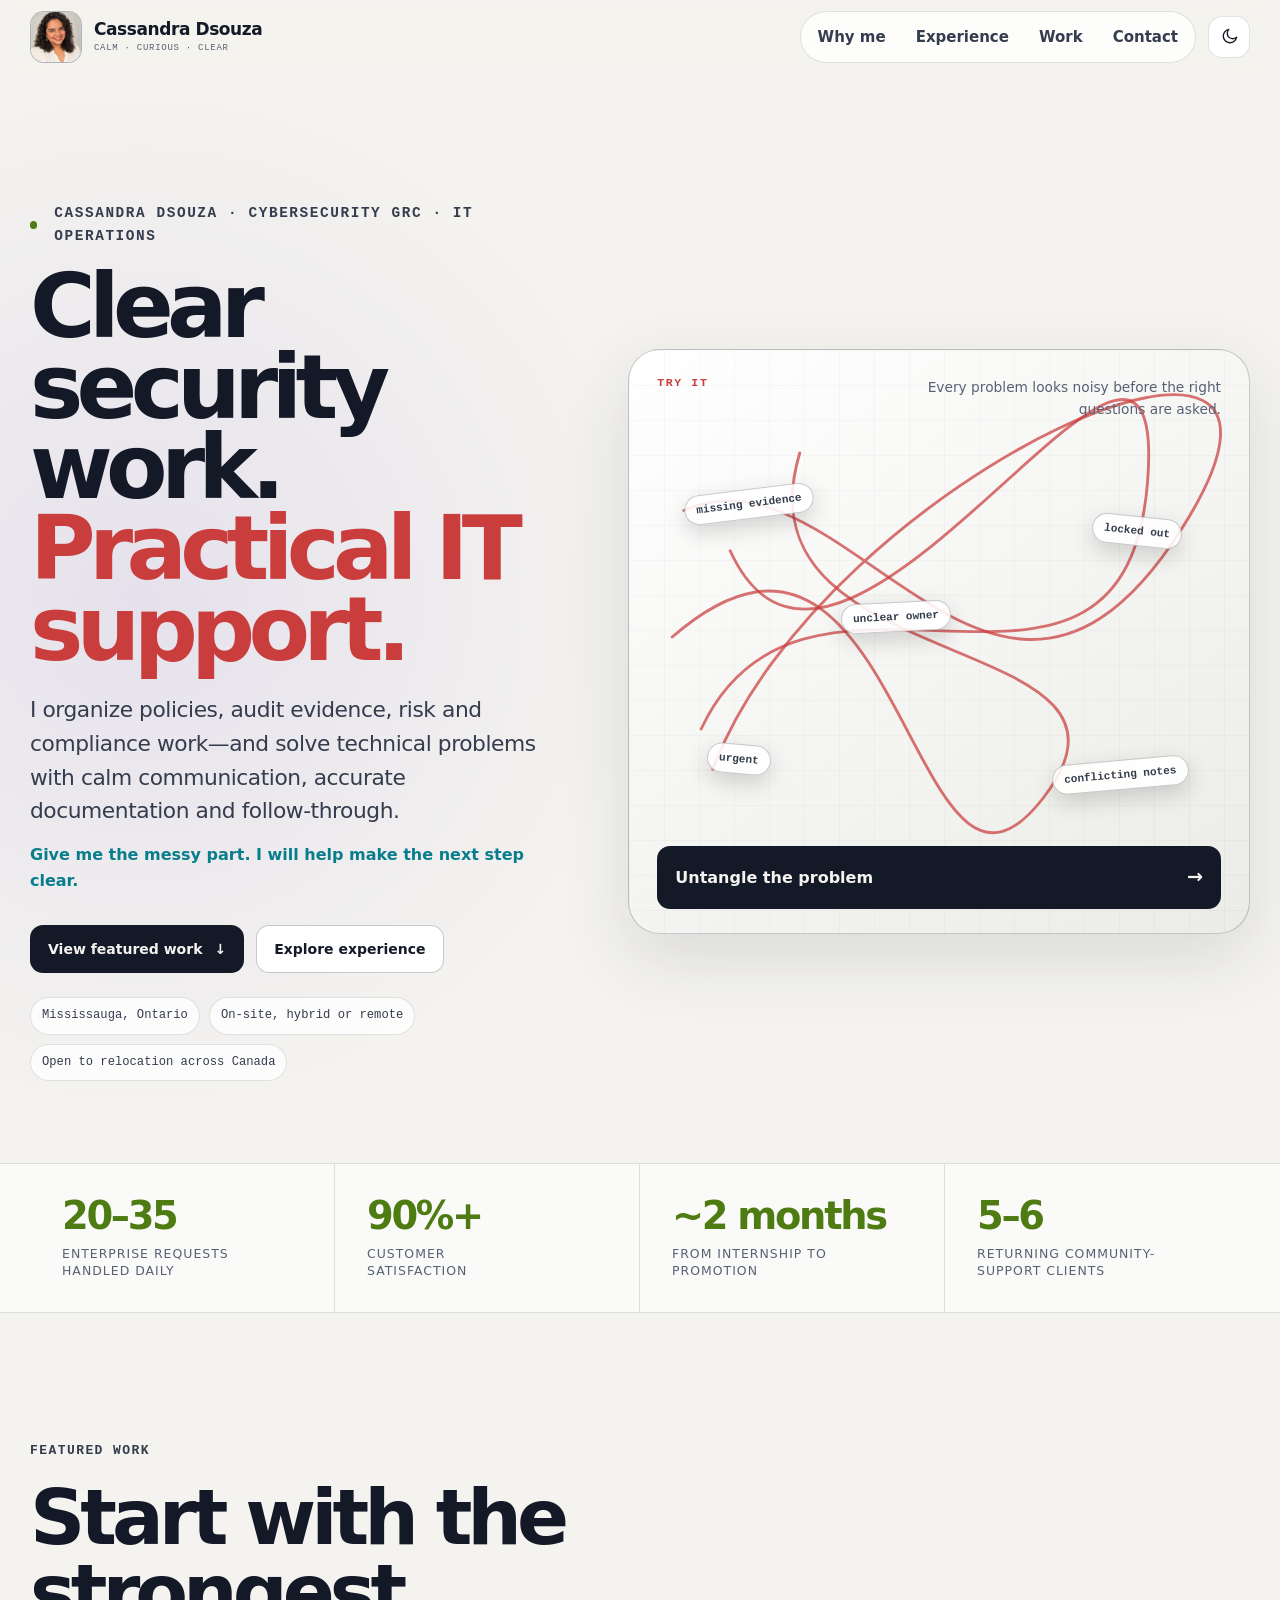
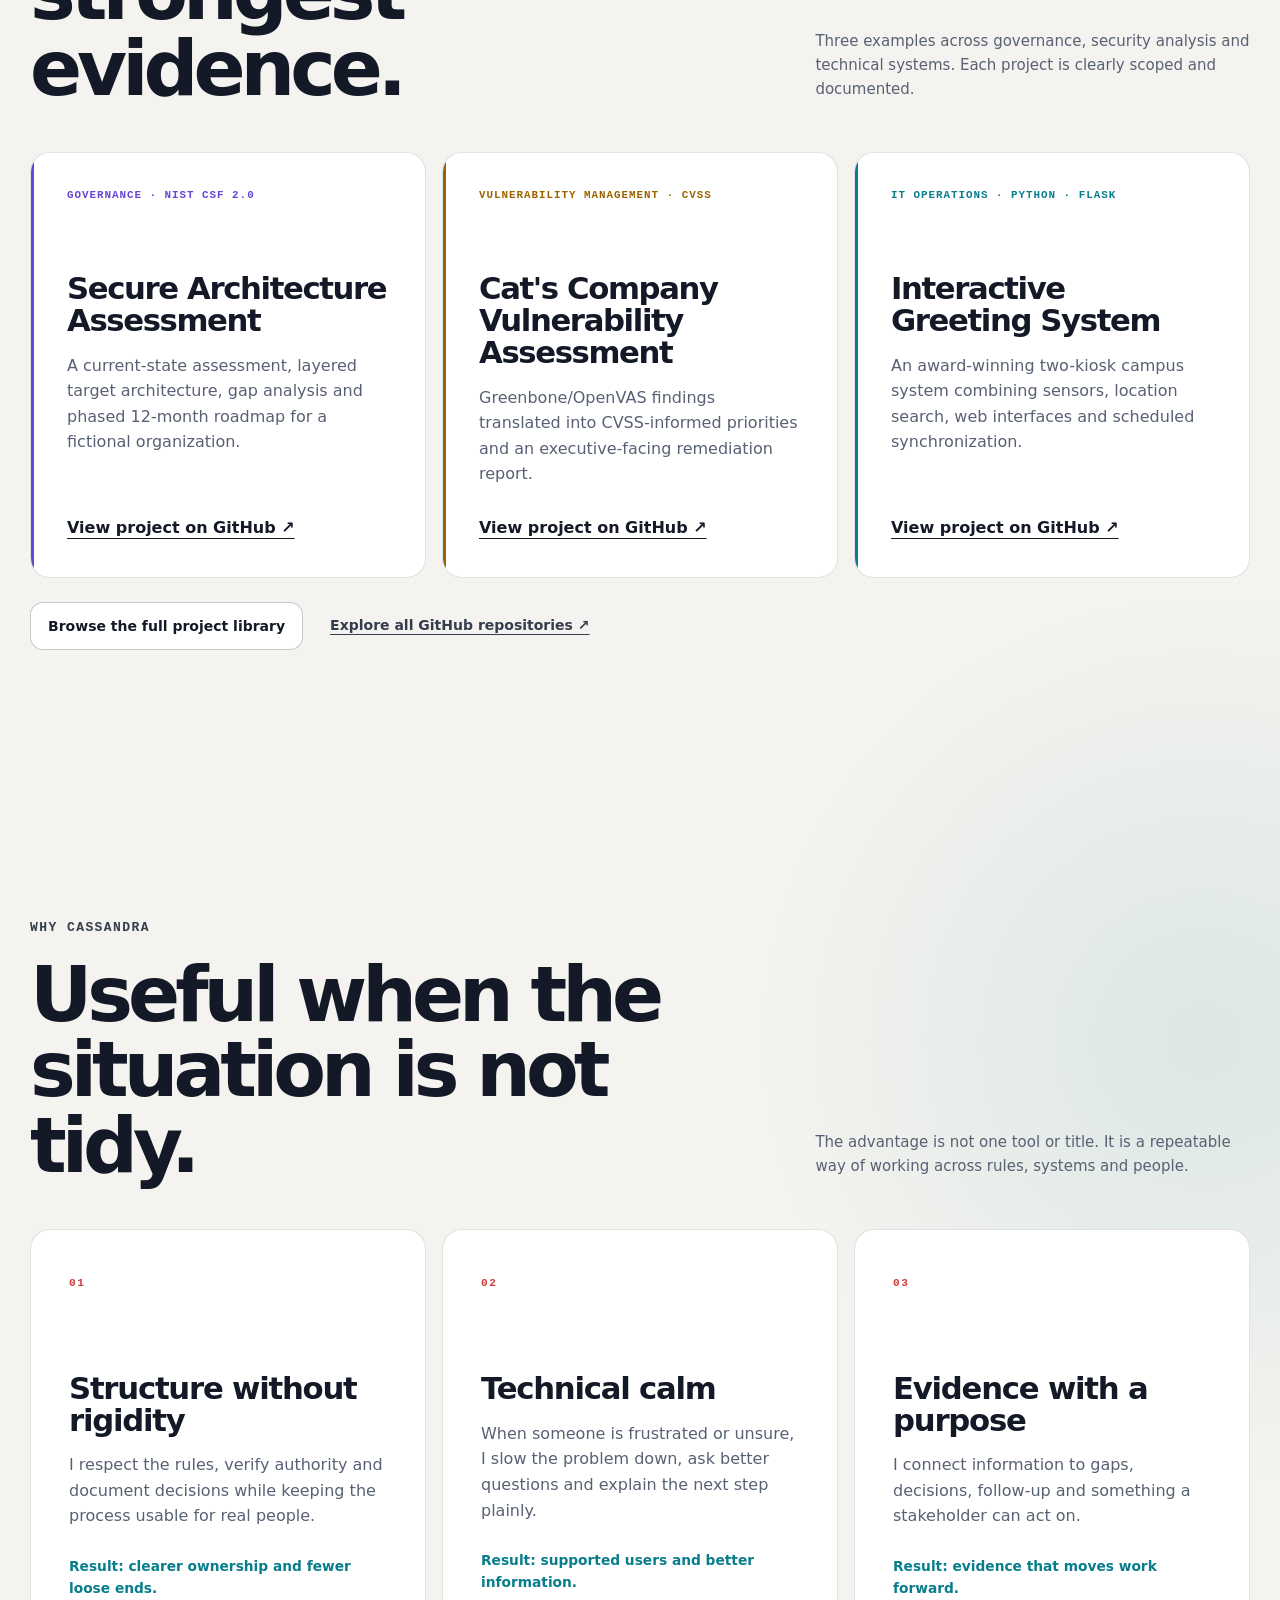
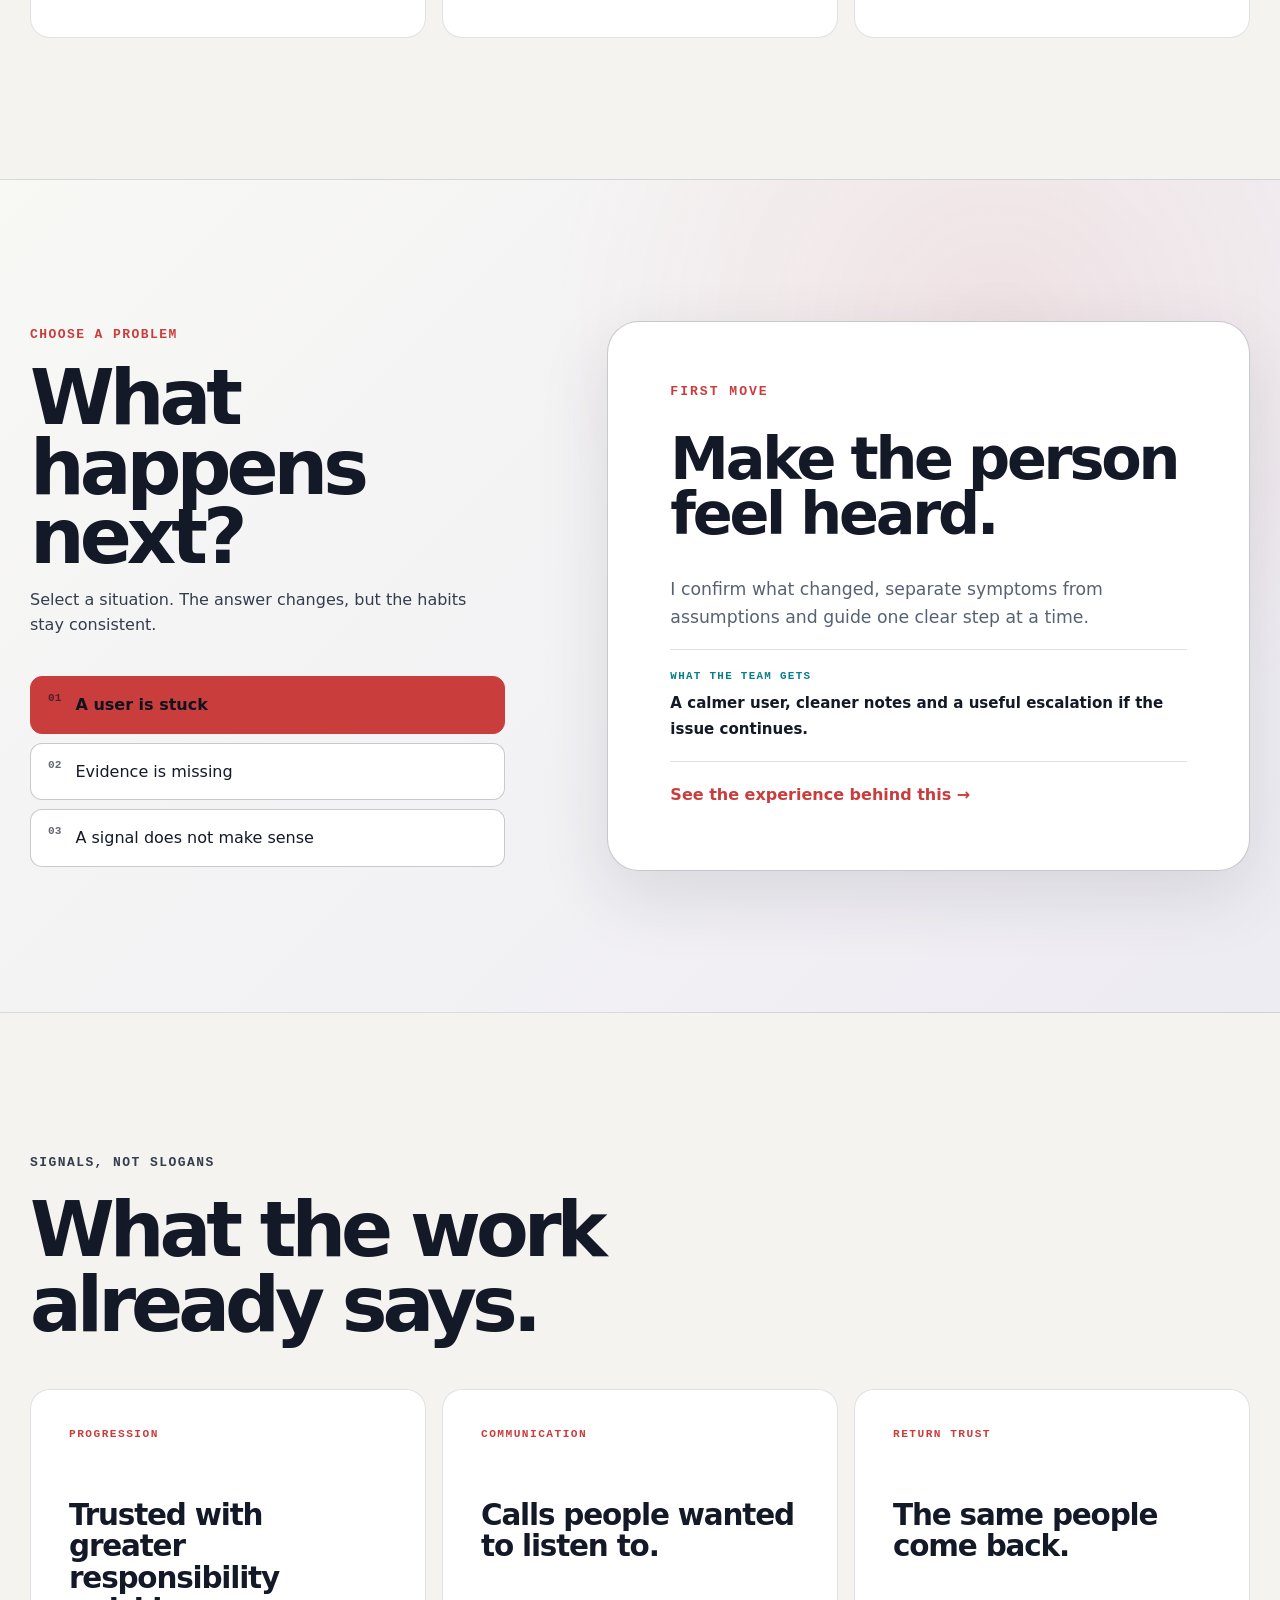
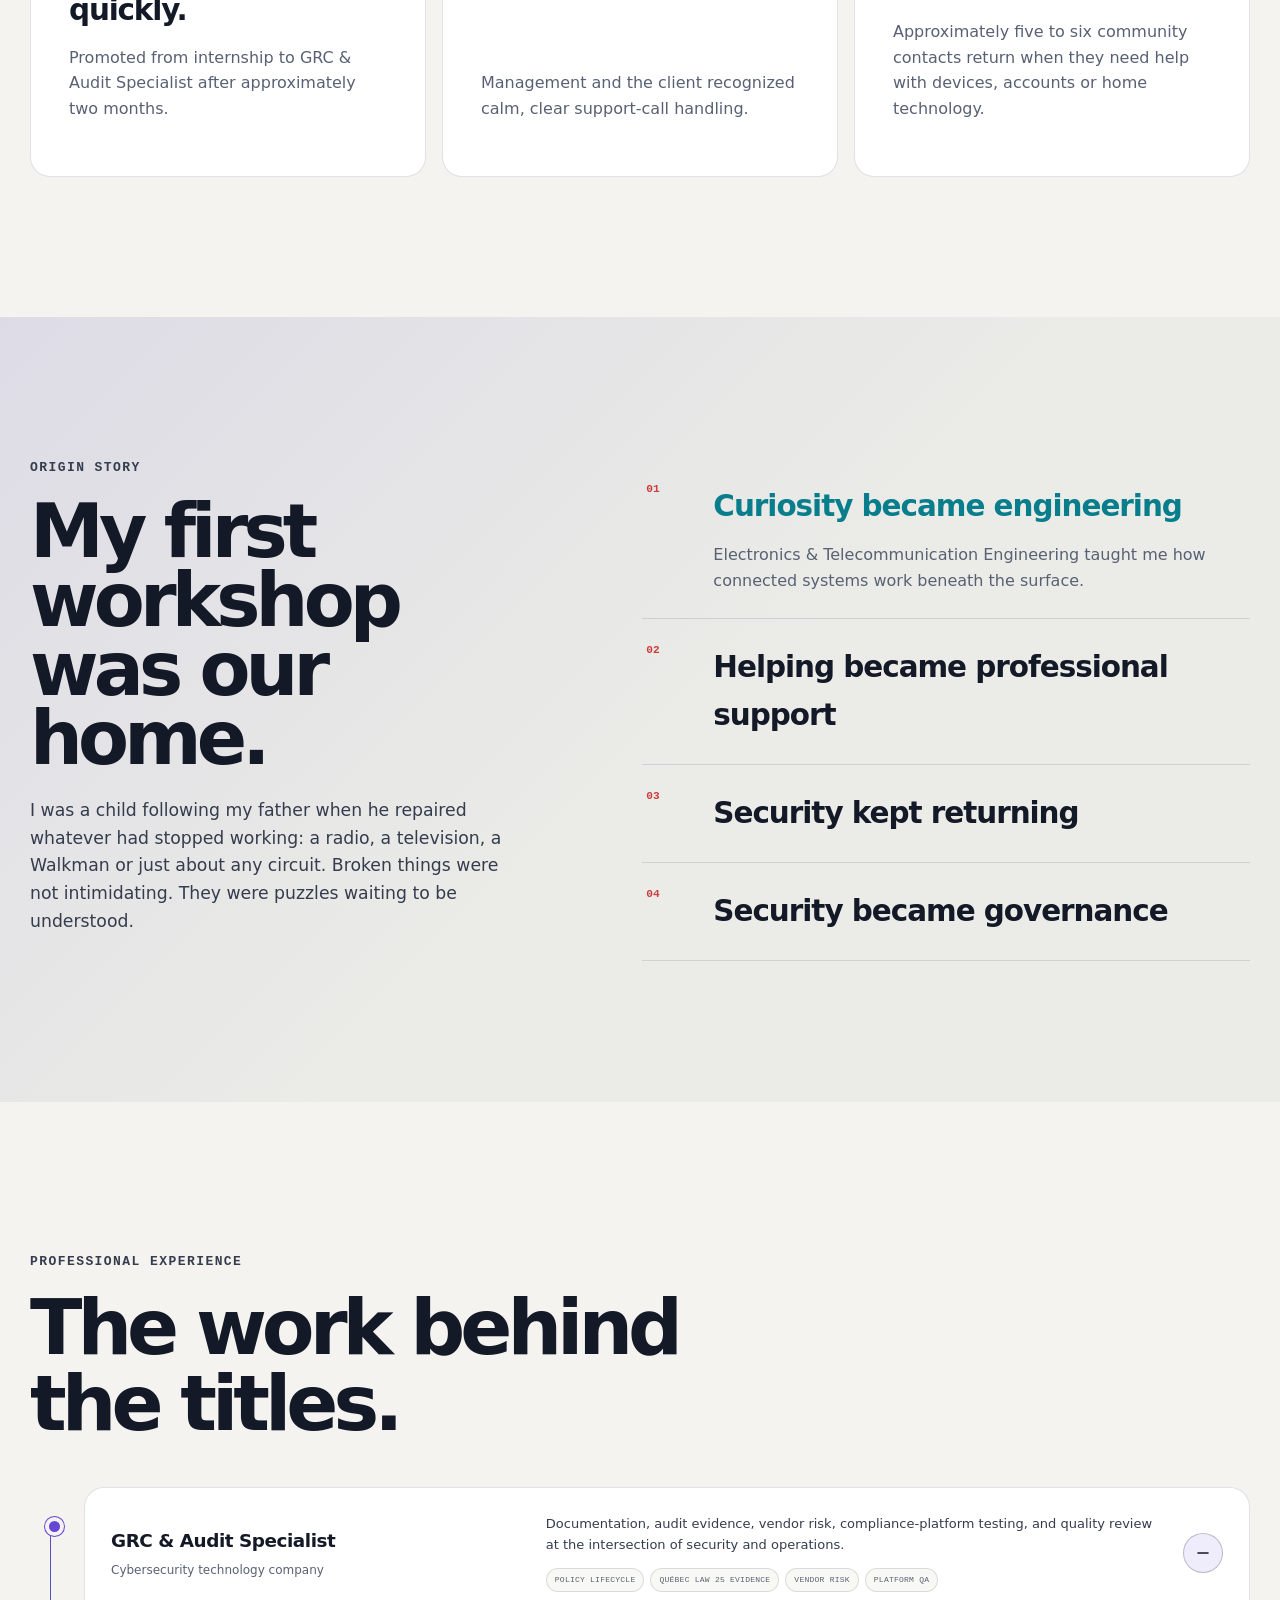
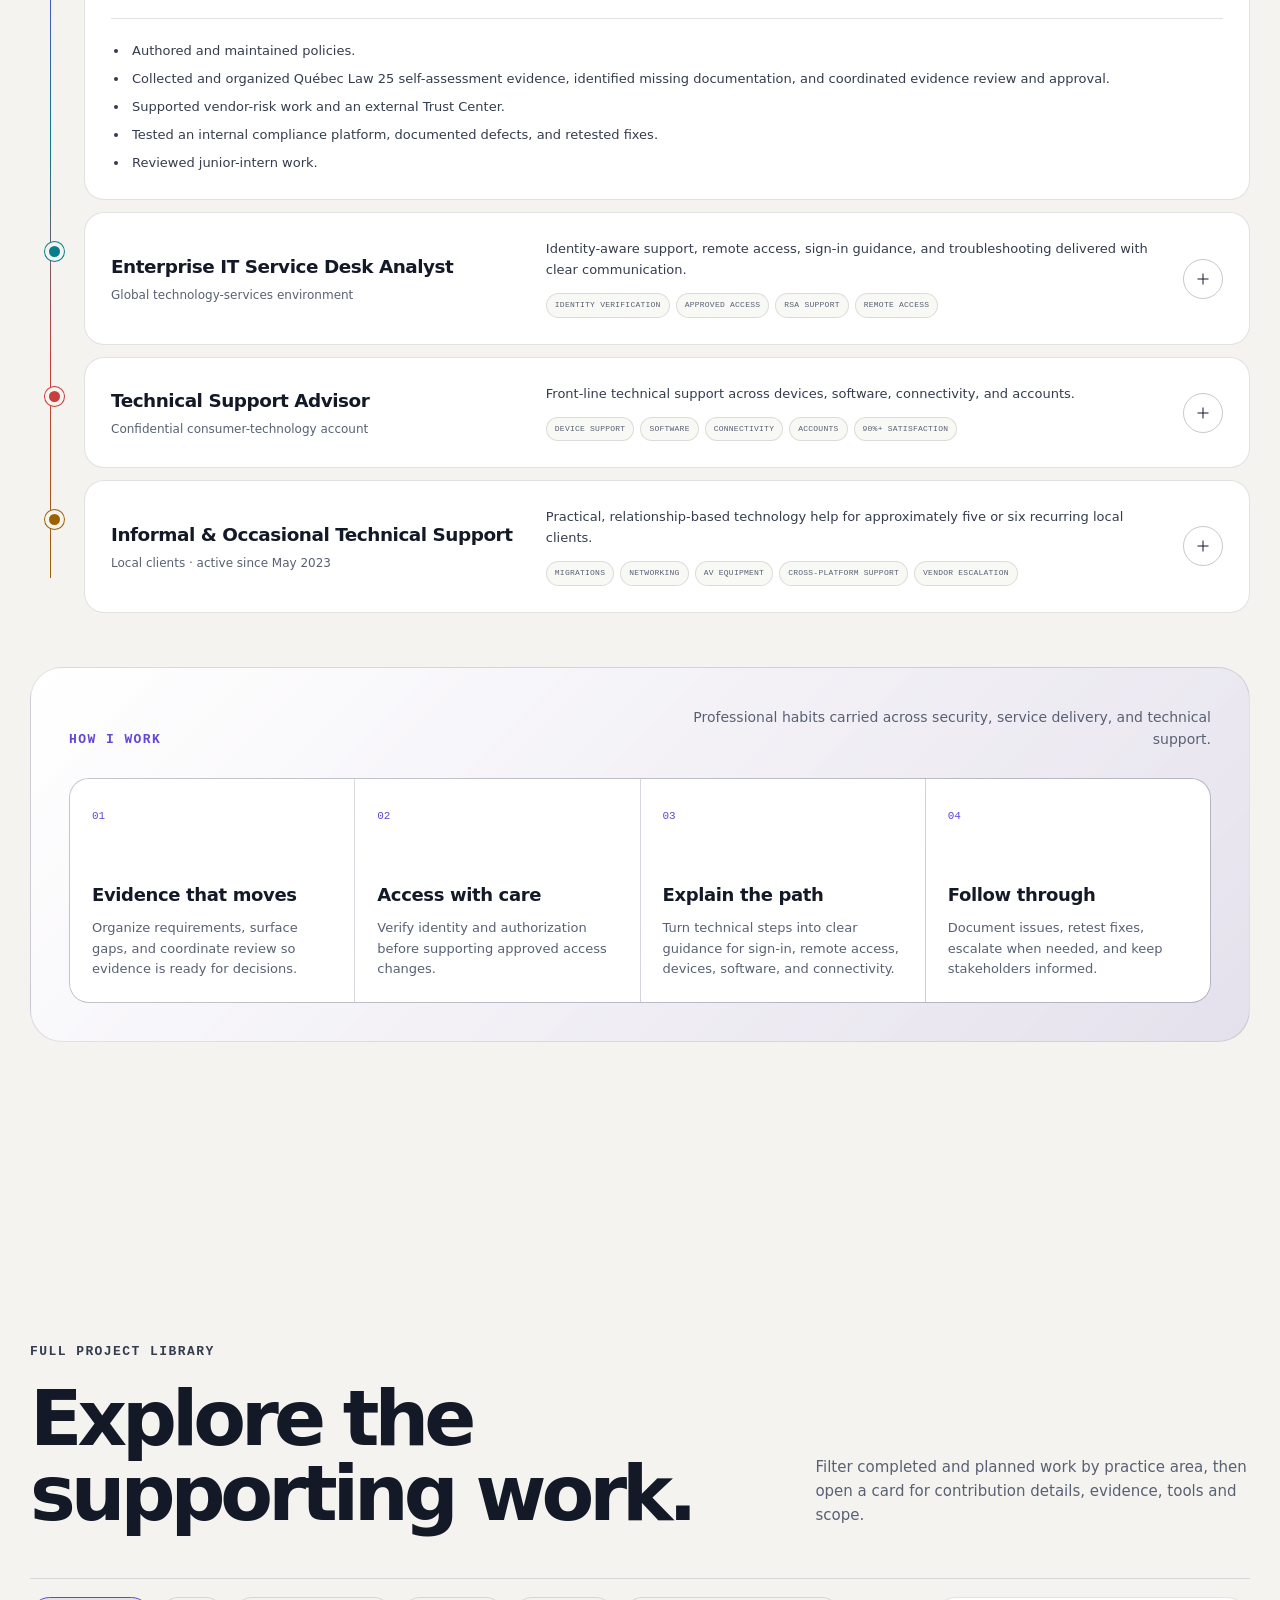
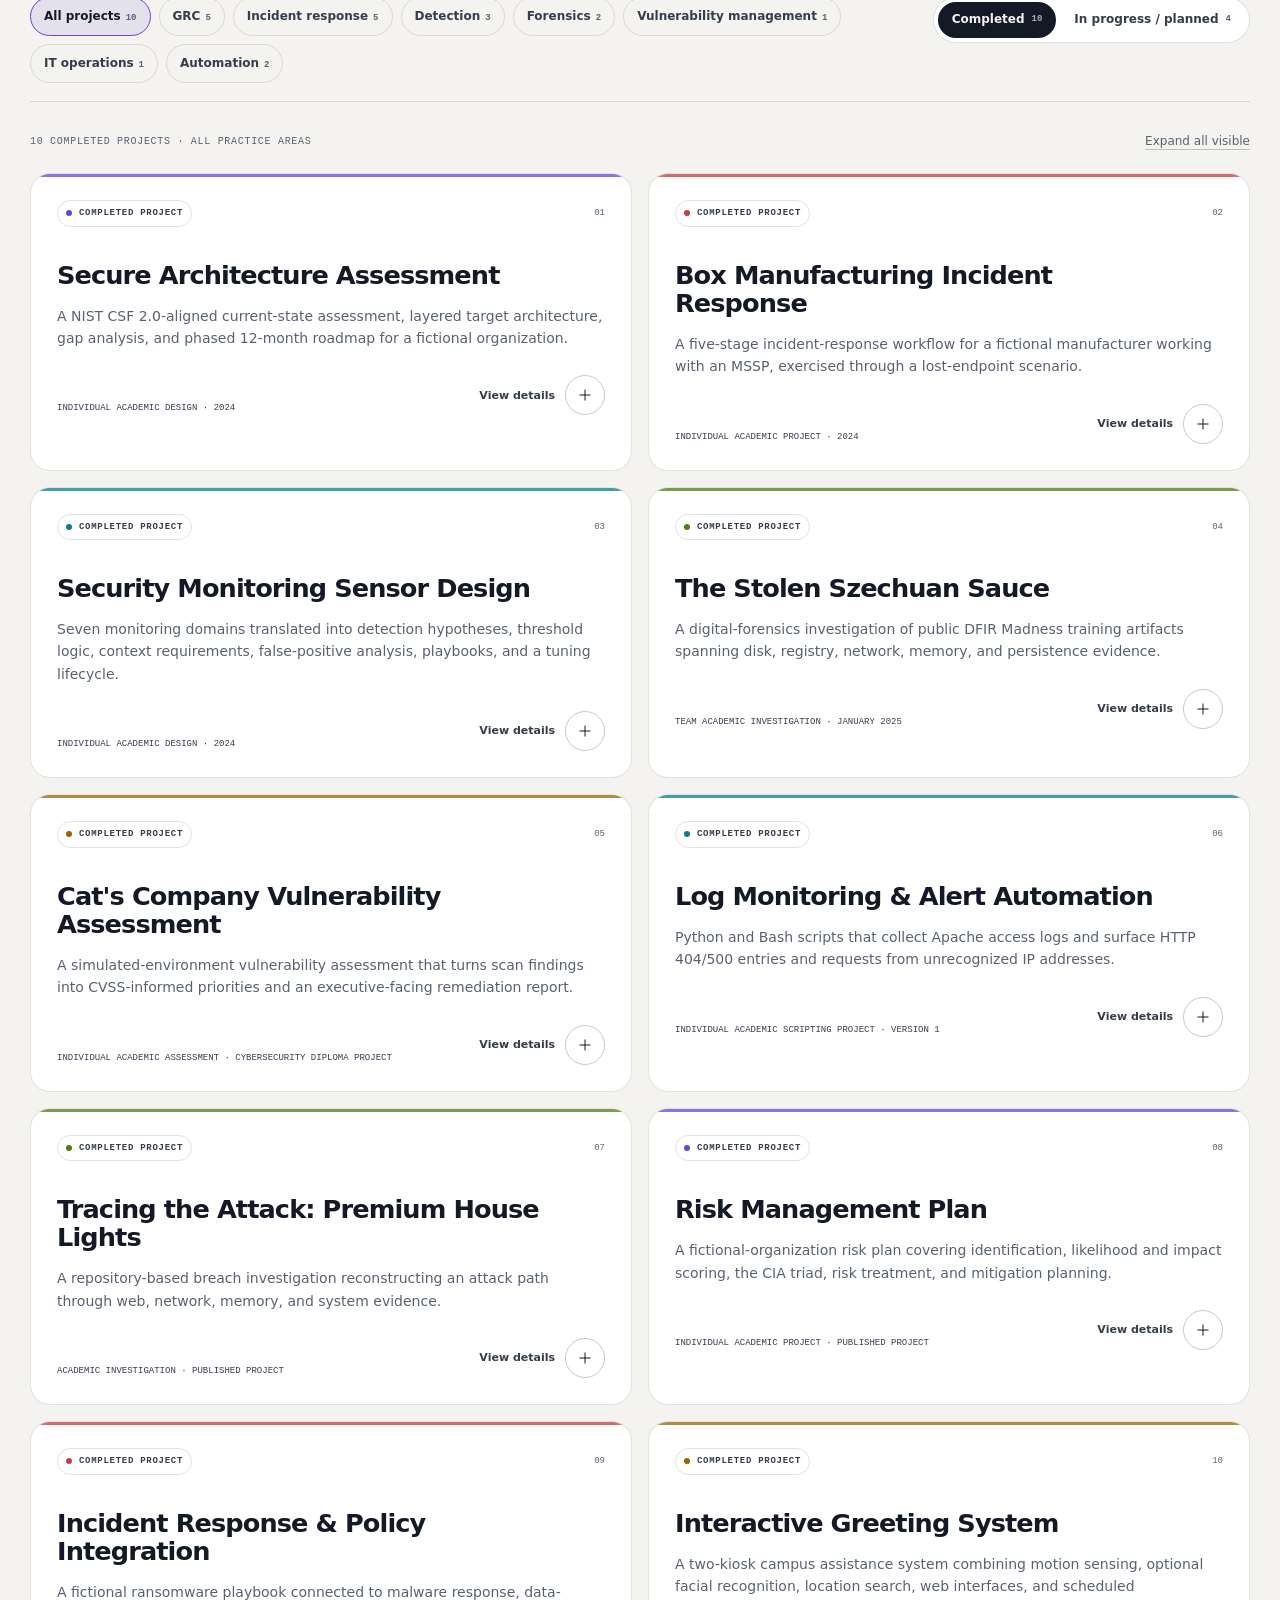
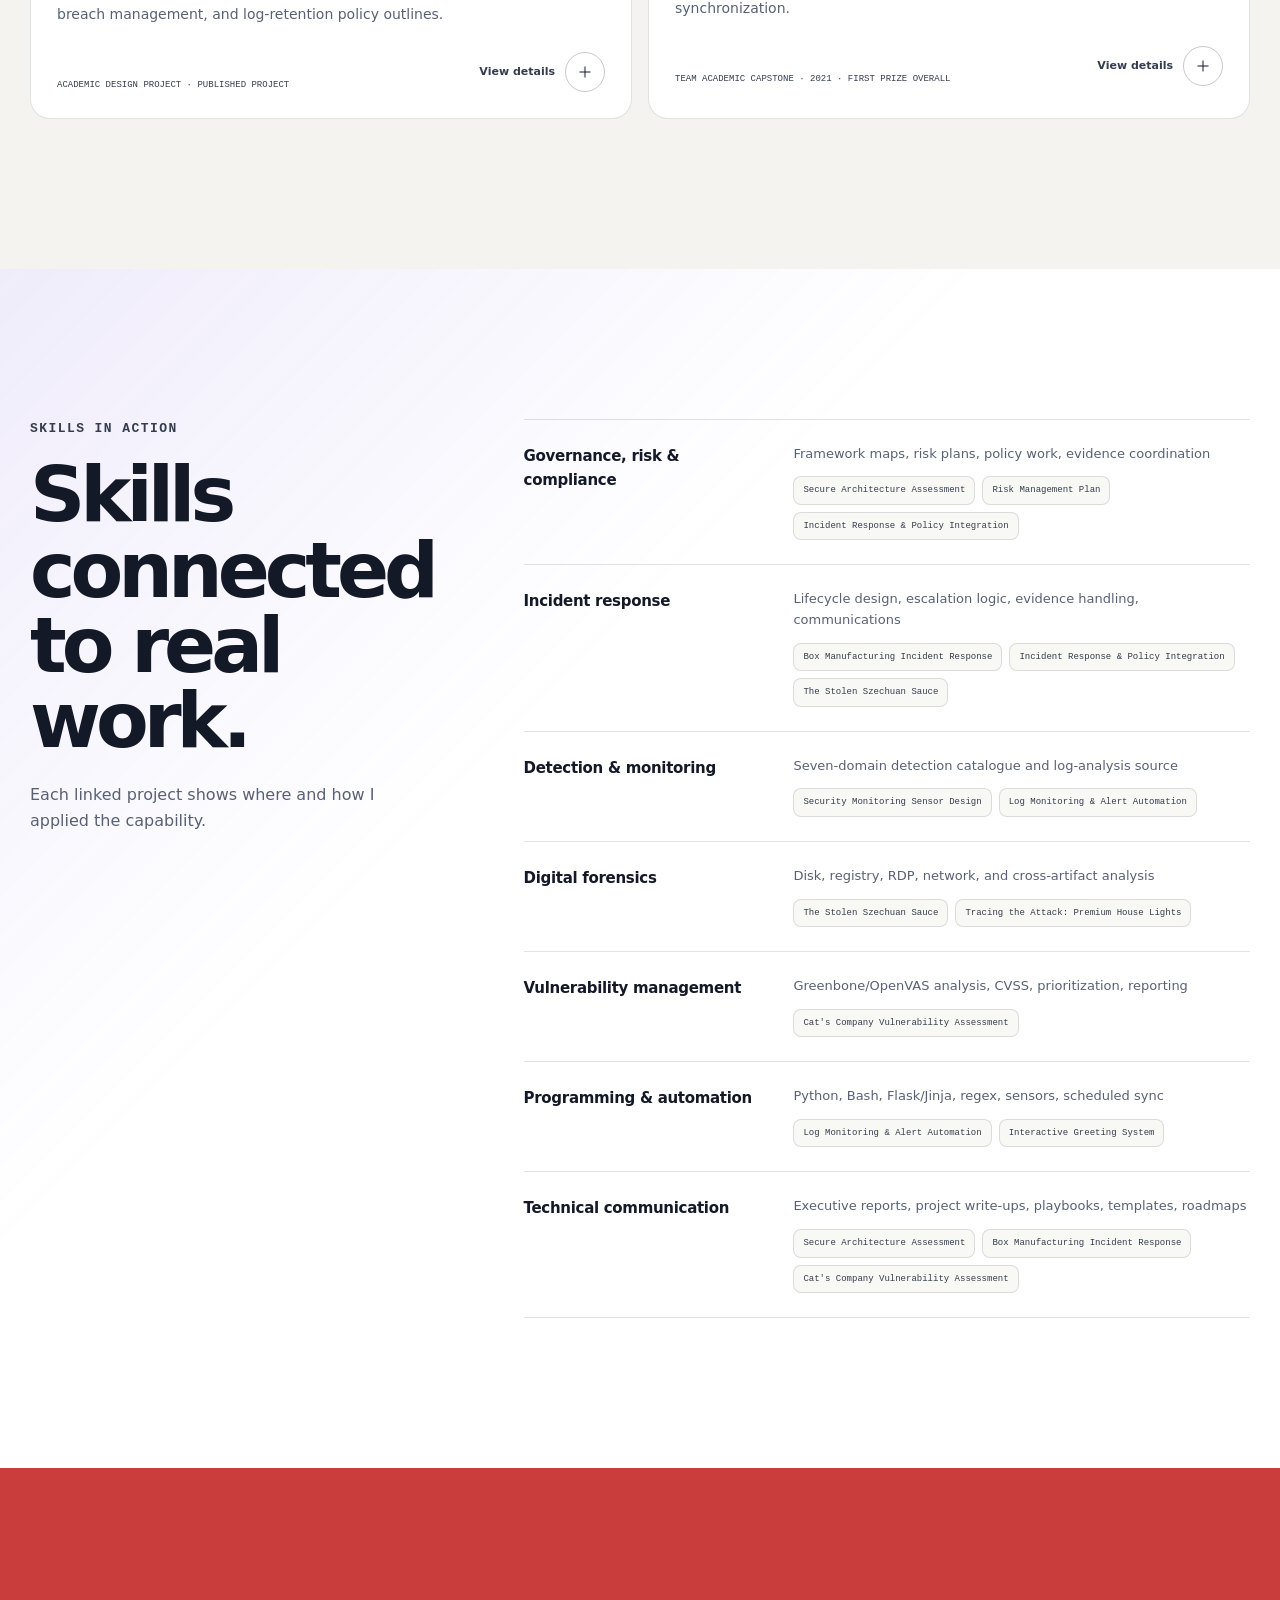
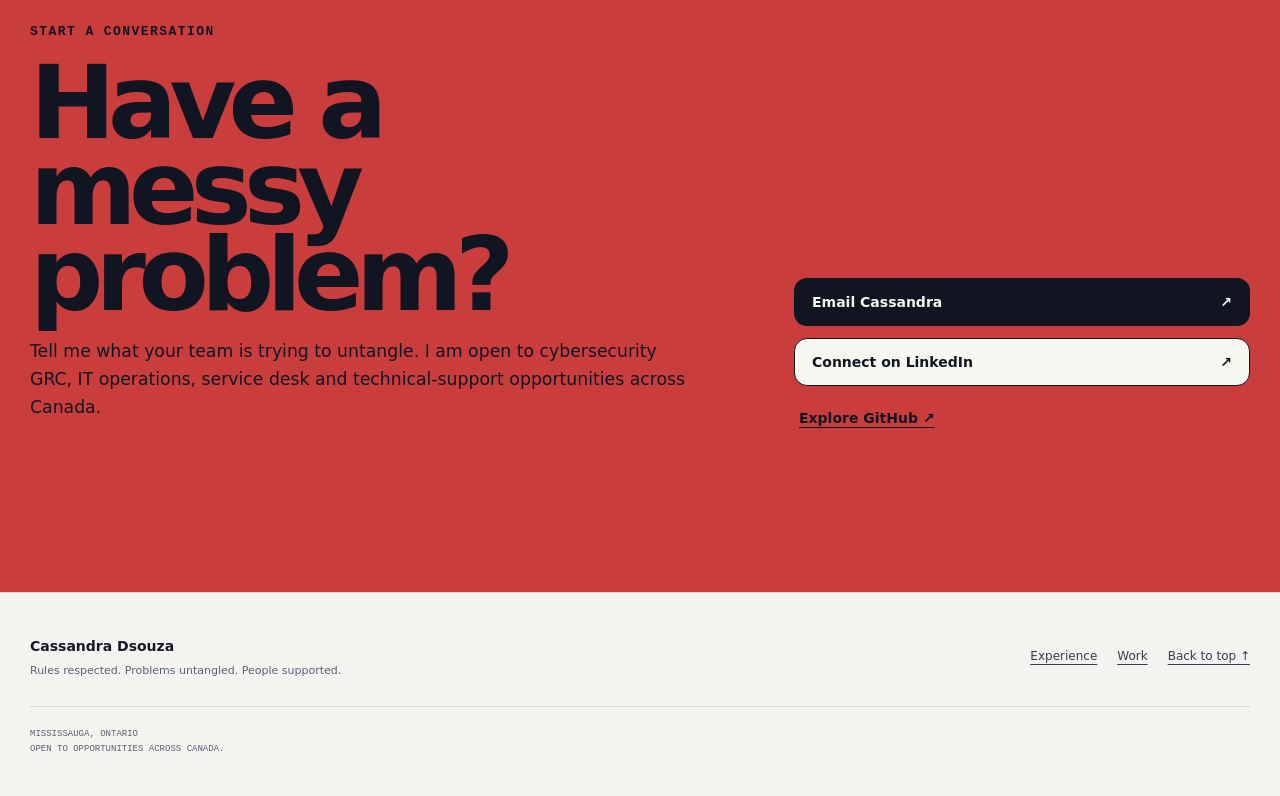
<file: index.html>
<!doctype html>
<html lang="en" data-theme="dark">
<head>
  <meta charset="utf-8">
  <meta name="viewport" content="width=device-width, initial-scale=1">
  <meta name="description" content="Meet Cassandra Dsouza, a calm, curious cybersecurity GRC and IT operations professional who turns messy problems into clear next steps.">
  <meta name="theme-color" content="#0b0f18">
  <meta property="og:title" content="Cassandra Dsouza | Cybersecurity GRC & IT Operations">
  <meta property="og:description" content="Cybersecurity GRC, IT operations, technical support and evidence-backed project work by Cassandra Dsouza.">
  <meta property="og:type" content="website">
  <meta property="og:url" content="https://cassandra-3.github.io/">
  <title>Cassandra Dsouza | Cybersecurity GRC & IT Operations</title>
  <link rel="canonical" href="https://cassandra-3.github.io/">
  <link rel="stylesheet" href="styles.css?v=11">
  <script>(function(){try{const saved=localStorage.getItem('cassandra-theme');const preferred=window.matchMedia('(prefers-color-scheme: light)').matches?'light':'dark';document.documentElement.dataset.theme=saved||preferred;}catch(_){}})();</script>
</head>
<body>
  <a class="skip-link" href="#main">Skip to main content</a>
  <header class="site-header" data-header>
    <div class="brand"><a class="brand-mark" href="#top" aria-label="Back to the top"><img src="assets/cassandra-headshot.jpg" alt="" width="52" height="52"></a><span class="brand-copy"><strong><a href="https://www.linkedin.com/in/cassandradsouza54a784168/" target="_blank" rel="noreferrer">Cassandra Dsouza<span class="sr-only"> on LinkedIn, opens in a new tab</span></a></strong><small>Calm · curious · clear</small></span></div>
    <button class="nav-toggle icon-button" type="button" aria-expanded="false" aria-controls="primary-nav" aria-label="Open navigation" data-nav-toggle><span></span><span></span><span></span></button>
    <nav class="primary-nav" id="primary-nav" aria-label="Primary navigation" data-nav><a href="#why-me">Why me</a><a href="#experience">Experience</a><a href="#featured-work">Work</a><a href="#contact">Contact</a></nav>
    <button class="theme-toggle icon-button" type="button" aria-label="Switch to light theme" data-theme-toggle><svg class="theme-icon theme-icon-sun" viewBox="0 0 24 24" aria-hidden="true"><circle cx="12" cy="12" r="4"></circle><path d="M12 2v2M12 20v2M4.93 4.93l1.42 1.42M17.66 17.66l1.41 1.41M2 12h2M20 12h2M4.93 19.07l1.42-1.42M17.66 6.34l1.41-1.41"></path></svg><svg class="theme-icon theme-icon-moon" viewBox="0 0 24 24" aria-hidden="true"><path d="M21 12.8A8.5 8.5 0 1 1 11.2 3 6.5 6.5 0 0 0 21 12.8Z"></path></svg></button>
  </header>

  <main id="main">
    <section class="story-hero section-shell" id="top" aria-labelledby="hero-title">
      <div class="story-hero-copy reveal">
        <p class="eyebrow"><span class="pulse-dot" aria-hidden="true"></span> Cassandra Dsouza · Cybersecurity GRC · IT operations</p>
        <h1 id="hero-title">Clear security work.<br><span>Practical IT support.</span></h1>
        <p class="hero-intro">I organize policies, audit evidence, risk and compliance work—and solve technical problems with calm communication, accurate documentation and follow-through.</p>
        <p class="hero-signature">Give me the messy part. I will help make the next step clear.</p>
        <div class="hero-actions"><a class="button button-primary" href="#featured-work">View featured work <span aria-hidden="true">↓</span></a><a class="button button-ghost" href="#experience">Explore experience</a></div>
        <div class="availability" aria-label="Location and work preferences"><span>Mississauga, Ontario</span><span>On-site, hybrid or remote</span><span>Open to relocation across Canada</span></div>
      </div>
      <div class="untangle-board reveal" data-untangle-board>
        <div class="untangle-heading"><span>Try it</span><p>Every problem looks noisy before the right questions are asked.</p></div>
        <div class="tangle-field" aria-hidden="true"><span class="tangle-node tangle-a">missing evidence</span><span class="tangle-node tangle-b">locked out</span><span class="tangle-node tangle-c">unclear owner</span><span class="tangle-node tangle-d">urgent</span><span class="tangle-node tangle-e">conflicting notes</span><svg viewBox="0 0 500 340" preserveAspectRatio="none"><path d="M30 70 C170 5 300 340 460 85 S150 40 55 295"></path><path d="M45 260 C135 65 410 300 430 45 S165 315 70 105"></path><path d="M130 20 C70 220 455 170 340 320 S220 5 20 180"></path></svg></div>
        <div class="clarity-path" aria-hidden="true"><span><b>01</b> Listen</span><i></i><span><b>02</b> Clarify</span><i></i><span><b>03</b> Investigate</span><i></i><span><b>04</b> Document</span><i></i><span><b>05</b> Follow through</span></div>
        <button class="untangle-button" type="button" data-untangle-button aria-pressed="false"><span data-untangle-label>Untangle the problem</span><b aria-hidden="true">→</b></button>
        <span class="sr-only" data-untangle-status aria-live="polite"></span>
      </div>
    </section>

    <section class="signal-strip" aria-label="Verified career signals"><div class="section-shell signal-strip-inner"><div><strong>20–35</strong><span>enterprise requests handled daily</span></div><div><strong>90%+</strong><span>customer satisfaction</span></div><div><strong>~2 months</strong><span>from internship to promotion</span></div><div><strong>5–6</strong><span>returning community-support clients</span></div></div></section>

    <section class="featured-section section-shell" id="featured-work" aria-labelledby="featured-title">
      <div class="section-heading reveal"><div><p class="eyebrow">Featured work</p><h2 id="featured-title">Start with the strongest evidence.</h2></div><p>Three examples across governance, security analysis and technical systems. Each project is clearly scoped and documented.</p></div>
      <div class="featured-grid">
        <article class="featured-card featured-violet reveal">
          <p class="featured-kicker">Governance · NIST CSF 2.0</p>
          <h3>Secure Architecture Assessment</h3>
          <p>A current-state assessment, layered target architecture, gap analysis and phased 12-month roadmap for a fictional organization.</p>
          <a href="https://github.com/Cassandra-3/Secure-Architecture-Assessment-and-Recommendations" target="_blank" rel="noreferrer">View project on GitHub <span aria-hidden="true">↗</span><span class="sr-only"> opens in a new tab</span></a>
        </article>
        <article class="featured-card featured-amber reveal">
          <p class="featured-kicker">Vulnerability management · CVSS</p>
          <h3>Cat's Company Vulnerability Assessment</h3>
          <p>Greenbone/OpenVAS findings translated into CVSS-informed priorities and an executive-facing remediation report.</p>
          <a href="https://github.com/Cassandra-3/Cats-Company-Vulnerabilities" target="_blank" rel="noreferrer">View project on GitHub <span aria-hidden="true">↗</span><span class="sr-only"> opens in a new tab</span></a>
        </article>
        <article class="featured-card featured-cyan reveal">
          <p class="featured-kicker">IT operations · Python · Flask</p>
          <h3>Interactive Greeting System</h3>
          <p>An award-winning two-kiosk campus system combining sensors, location search, web interfaces and scheduled synchronization.</p>
          <a href="https://github.com/Cassandra-3/Interactive_greeting_system" target="_blank" rel="noreferrer">View project on GitHub <span aria-hidden="true">↗</span><span class="sr-only"> opens in a new tab</span></a>
        </article>
      </div>
      <div class="featured-more reveal"><a class="button button-ghost" href="#projects">Browse the full project library</a><a class="text-link" href="https://github.com/Cassandra-3" target="_blank" rel="noreferrer">Explore all GitHub repositories <span aria-hidden="true">↗</span><span class="sr-only"> opens in a new tab</span></a></div>
    </section>

    <section class="value-section section-shell" id="why-me" aria-labelledby="why-title">
      <div class="section-heading reveal"><div><p class="eyebrow">Why Cassandra</p><h2 id="why-title">Useful when the situation is not tidy.</h2></div><p>The advantage is not one tool or title. It is a repeatable way of working across rules, systems and people.</p></div>
      <div class="value-grid"><article class="value-card reveal"><span>01</span><h3>Structure without rigidity</h3><p>I respect the rules, verify authority and document decisions while keeping the process usable for real people.</p><b>Result: clearer ownership and fewer loose ends.</b></article><article class="value-card reveal"><span>02</span><h3>Technical calm</h3><p>When someone is frustrated or unsure, I slow the problem down, ask better questions and explain the next step plainly.</p><b>Result: supported users and better information.</b></article><article class="value-card reveal"><span>03</span><h3>Evidence with a purpose</h3><p>I connect information to gaps, decisions, follow-up and something a stakeholder can act on.</p><b>Result: evidence that moves work forward.</b></article></div>
    </section>

    <section class="problem-section" id="problem-lab" aria-labelledby="problem-title"><div class="section-shell problem-shell">
      <div class="problem-copy reveal"><p class="eyebrow">Choose a problem</p><h2 id="problem-title">What happens next?</h2><p>Select a situation. The answer changes, but the habits stay consistent.</p><div class="problem-options" role="group" aria-label="Choose a problem scenario"><button type="button" data-problem="user" aria-pressed="true"><span>01</span>A user is stuck</button><button type="button" data-problem="evidence" aria-pressed="false"><span>02</span>Evidence is missing</button><button type="button" data-problem="signal" aria-pressed="false"><span>03</span>A signal does not make sense</button></div></div>
      <article class="problem-answer reveal" data-problem-answer aria-live="polite"><p class="answer-kicker">FIRST MOVE</p><h3 data-answer-title>Make the person feel heard.</h3><p data-answer-body>I confirm what changed, separate symptoms from assumptions and guide one clear step at a time.</p><div class="answer-output"><span>WHAT THE TEAM GETS</span><strong data-answer-output>A calmer user, cleaner notes and a useful escalation if the issue continues.</strong></div><a href="#experience" data-answer-link>See the experience behind this →</a></article>
    </div></section>

    <section class="proof-section section-shell" aria-labelledby="proof-title"><div class="section-heading reveal"><div><p class="eyebrow">Signals, not slogans</p><h2 id="proof-title">What the work already says.</h2></div></div><div class="proof-grid"><article class="proof-card reveal"><span>PROGRESSION</span><blockquote>Trusted with greater responsibility quickly.</blockquote><p>Promoted from internship to GRC & Audit Specialist after approximately two months.</p></article><article class="proof-card reveal"><span>COMMUNICATION</span><blockquote>Calls people wanted to listen to.</blockquote><p>Management and the client recognized calm, clear support-call handling.</p></article><article class="proof-card reveal"><span>RETURN TRUST</span><blockquote>The same people come back.</blockquote><p>Approximately five to six community contacts return when they need help with devices, accounts or home technology.</p></article></div></section>

    <section class="story-section" id="story" aria-labelledby="story-title"><div class="section-shell story-grid"><div class="story-intro reveal"><p class="eyebrow">Origin story</p><h2 id="story-title">My first workshop was our home.</h2><p>I was a child following my father when he repaired whatever had stopped working: a radio, a television, a Walkman or just about any circuit. Broken things were not intimidating. They were puzzles waiting to be understood.</p></div><div class="story-chapters" data-story-chapters><button type="button" class="story-chapter is-active" data-story="curiosity" aria-pressed="true"><span>01</span><div><h3>Curiosity became engineering</h3><p>Electronics & Telecommunication Engineering taught me how connected systems work beneath the surface.</p></div></button><button type="button" class="story-chapter" data-story="support" aria-pressed="false"><span>02</span><div><h3>Helping became professional support</h3><p>What I had always done for friends and family became front-line and enterprise technical support.</p></div></button><button type="button" class="story-chapter" data-story="security" aria-pressed="false"><span>03</span><div><h3>Security kept returning</h3><p>A cybersecurity bootcamp gave that persistent interest the attention it deserved.</p></div></button><button type="button" class="story-chapter" data-story="grc" aria-pressed="false"><span>04</span><div><h3>Security became governance</h3><p>Shortly after the Riipen project, Data Next Step brought me into intensive GRC, evidence and platform-quality work.</p></div></button></div></div></section>

    <section class="experience-section section-shell" id="experience" aria-labelledby="experience-title"><div class="section-heading reveal"><div><p class="eyebrow">Professional experience</p><h2 id="experience-title">The work behind the titles.</h2></div></div><div class="timeline" data-experience></div><div class="work-principles reveal" data-work-principles></div></section>

    <section class="project-section section-shell" id="projects" aria-labelledby="projects-title"><div class="section-heading reveal"><div><p class="eyebrow">Full project library</p><h2 id="projects-title">Explore the supporting work.</h2></div><p>Filter completed and planned work by practice area, then open a card for contribution details, evidence, tools and scope.</p></div><div class="filter-wrap reveal" aria-label="Filter projects by practice area"><div class="filters" role="toolbar" aria-label="Project filters" data-filters></div><div class="status-switch" role="group" aria-label="Choose completed or planned projects"><button class="status-button" type="button" aria-pressed="true" data-status-filter="published">Completed <span data-status-count="published">10</span></button><button class="status-button" type="button" aria-pressed="false" data-status-filter="planned">In progress / planned <span data-status-count="planned">4</span></button></div></div><div class="results-meta reveal"><p aria-live="polite" data-results-count></p><button class="quiet-button" type="button" data-expand-all>Expand all visible</button></div><div class="project-grid" data-project-grid></div></section>

    <section class="skills-section" id="skills" aria-labelledby="skills-title"><div class="section-shell skills-shell"><div class="skills-intro reveal"><p class="eyebrow">Skills in action</p><h2 id="skills-title">Skills connected to real work.</h2><p>Each linked project shows where and how I applied the capability.</p></div><div class="skills-map reveal" data-skills></div></div></section>

    <section class="contact-section" id="contact" aria-labelledby="contact-title"><div class="section-shell contact-grid"><div class="contact-copy reveal"><p class="eyebrow">Start a conversation</p><h2 id="contact-title">Have a messy problem?</h2><p>Tell me what your team is trying to untangle. I am open to cybersecurity GRC, IT operations, service desk and technical-support opportunities across Canada.</p></div><div class="contact-actions reveal"><a class="button button-primary" href="mailto:cassandra.i.dsouza@gmail.com?subject=Portfolio%20conversation">Email Cassandra <span aria-hidden="true">↗</span></a><a class="button button-ghost" href="https://www.linkedin.com/in/cassandradsouza54a784168/" target="_blank" rel="noreferrer">Connect on LinkedIn <span aria-hidden="true">↗</span><span class="sr-only"> opens in a new tab</span></a><a class="text-link" href="https://github.com/Cassandra-3" target="_blank" rel="noreferrer">Explore GitHub <span aria-hidden="true">↗</span><span class="sr-only"> opens in a new tab</span></a></div></div></section>
  </main>

  <footer class="site-footer"><div class="section-shell footer-inner"><div><strong>Cassandra Dsouza</strong><p>Rules respected. Problems untangled. People supported.</p></div><div class="footer-links"><a href="#experience">Experience</a><a href="#featured-work">Work</a><a href="#top">Back to top ↑</a></div><p class="footer-note">Mississauga, Ontario<br>Open to opportunities across Canada.</p></div></footer>

  <div class="sr-only" id="fact-strip" aria-hidden="true"></div><div class="sr-only" data-domain-chart aria-hidden="true"></div><div class="sr-only" data-status-chart aria-hidden="true"></div><div class="sr-only" data-personality aria-hidden="true"></div><div class="sr-only" data-planned-grid aria-hidden="true"></div>
  <script src="portfolio-data.js?v=11"></script><script src="script.js?v=11"></script>
</body>
</html>
</file>
<file: styles.css>
:root {
  color-scheme: dark;
  --bg: #0b0f18;
  --bg-soft: #101624;
  --surface: #141b2b;
  --surface-2: #192235;
  --surface-3: #202b40;
  --ink: #f4f6fb;
  --muted: #aeb8ca;
  --muted-strong: #cbd2df;
  --line: rgba(223, 231, 245, 0.14);
  --line-strong: rgba(223, 231, 245, 0.26);
  --violet: #a58aff;
  --violet-soft: rgba(165, 138, 255, 0.15);
  --coral: #ff7d76;
  --coral-soft: rgba(255, 125, 118, 0.14);
  --cyan: #59d8e6;
  --cyan-soft: rgba(89, 216, 230, 0.14);
  --lime: #b9e769;
  --lime-soft: rgba(185, 231, 105, 0.13);
  --amber: #ffc667;
  --amber-soft: rgba(255, 198, 103, 0.14);
  --shadow: 0 24px 70px rgba(0, 0, 0, 0.35);
  --radius-sm: 12px;
  --radius: 20px;
  --radius-lg: 32px;
  --max: 1220px;
  --header-h: 74px;
  --mono: "SFMono-Regular", Consolas, "Liberation Mono", monospace;
  --sans: Inter, ui-sans-serif, system-ui, -apple-system, BlinkMacSystemFont, "Segoe UI", sans-serif;
}

html[data-theme="light"] {
  color-scheme: light;
  --bg: #f4f3ef;
  --bg-soft: #ebece7;
  --surface: #ffffff;
  --surface-2: #f8f8f5;
  --surface-3: #e9ece8;
  --ink: #141927;
  --muted: #586174;
  --muted-strong: #343c4d;
  --line: rgba(22, 31, 46, 0.13);
  --line-strong: rgba(22, 31, 46, 0.24);
  --violet: #6546d7;
  --violet-soft: rgba(101, 70, 215, 0.1);
  --coral: #c93d3d;
  --coral-soft: rgba(201, 61, 61, 0.09);
  --cyan: #087d8c;
  --cyan-soft: rgba(8, 125, 140, 0.1);
  --lime: #4e7b12;
  --lime-soft: rgba(78, 123, 18, 0.1);
  --amber: #9b6300;
  --amber-soft: rgba(155, 99, 0, 0.1);
  --shadow: 0 24px 70px rgba(33, 40, 54, 0.12);
}

* { box-sizing: border-box; }

html {
  scroll-behavior: smooth;
  scroll-padding-top: calc(var(--header-h) + 24px);
}

body {
  margin: 0;
  min-width: 320px;
  background:
    radial-gradient(circle at 11% 5%, var(--violet-soft), transparent 32rem),
    radial-gradient(circle at 94% 22%, var(--cyan-soft), transparent 28rem),
    var(--bg);
  color: var(--ink);
  font-family: var(--sans);
  font-size: 16px;
  line-height: 1.6;
  text-rendering: optimizeLegibility;
  -webkit-font-smoothing: antialiased;
}

body.nav-open { overflow: hidden; }

a { color: inherit; }
button, a { -webkit-tap-highlight-color: transparent; }
button { font: inherit; }
img, svg { display: block; max-width: 100%; }

:focus-visible {
  outline: 3px solid var(--amber);
  outline-offset: 4px;
  border-radius: 6px;
}

::selection { background: var(--violet); color: #0b0f18; }

.sr-only {
  position: absolute;
  width: 1px;
  height: 1px;
  padding: 0;
  margin: -1px;
  overflow: hidden;
  clip: rect(0, 0, 0, 0);
  white-space: nowrap;
  border: 0;
}

.skip-link {
  position: fixed;
  z-index: 1000;
  top: 12px;
  left: 12px;
  padding: 10px 14px;
  border-radius: 9px;
  background: var(--ink);
  color: var(--bg);
  transform: translateY(-160%);
  transition: transform 180ms ease;
}

.skip-link:focus { transform: translateY(0); }

.section-shell {
  width: min(calc(100% - 40px), var(--max));
  margin-inline: auto;
}

.site-header {
  position: sticky;
  z-index: 100;
  top: 0;
  display: grid;
  grid-template-columns: 1fr auto auto;
  align-items: center;
  min-height: var(--header-h);
  padding: 10px max(20px, calc((100vw - var(--max)) / 2));
  border-bottom: 1px solid transparent;
  background: color-mix(in srgb, var(--bg) 78%, transparent);
  backdrop-filter: blur(18px) saturate(140%);
  transition: border-color 180ms ease, box-shadow 180ms ease;
}

.site-header.is-scrolled {
  border-color: var(--line);
  box-shadow: 0 10px 36px rgba(0, 0, 0, 0.08);
}

.brand {
  display: inline-flex;
  align-items: center;
  justify-self: start;
  gap: 12px;
  text-decoration: none;
}

.brand-mark {
  display: grid;
  width: 52px;
  height: 52px;
  place-items: center;
  overflow: hidden;
  border: 1px solid var(--line-strong);
  border-radius: 14px;
  background: linear-gradient(145deg, var(--violet-soft), var(--cyan-soft));
  color: var(--ink);
  font-family: var(--mono);
  font-size: 12px;
  font-weight: 800;
  letter-spacing: -0.03em;
  text-decoration: none;
}

.brand-mark img { width: 100%; height: 100%; object-fit: cover; object-position: 50% 36%; }

.brand-copy { display: grid; line-height: 1.15; }
.brand-copy strong { font-size: 17px; letter-spacing: -0.025em; }
.brand-copy strong a { text-decoration: none; }
.brand-copy strong a:hover { color: var(--cyan); }
.brand-copy small { margin-top: 4px; color: var(--muted); font-family: var(--mono); font-size: 9px; letter-spacing: 0.08em; text-transform: uppercase; }

.primary-nav {
  display: flex;
  align-items: center;
  gap: 6px;
  padding: 5px;
  border: 1px solid var(--line);
  border-radius: 999px;
  background: color-mix(in srgb, var(--surface) 80%, transparent);
}

.primary-nav a {
  padding: 8px 12px;
  border-radius: 999px;
  color: var(--muted-strong);
  font-size: 15px;
  font-weight: 650;
  text-decoration: none;
  transition: color 160ms ease, background 160ms ease;
}

.primary-nav a:hover { background: var(--surface-3); color: var(--ink); }

.icon-button {
  display: inline-grid;
  place-items: center;
  width: 42px;
  height: 42px;
  padding: 0;
  border: 1px solid var(--line);
  border-radius: 14px;
  background: var(--surface);
  color: var(--ink);
  cursor: pointer;
}

.theme-toggle { position: relative; margin-left: 12px; }
.theme-icon { position: absolute; width: 19px; height: 19px; fill: none; stroke: currentColor; stroke-linecap: round; stroke-linejoin: round; stroke-width: 1.7; transition: opacity 160ms ease, transform 220ms ease; }
html[data-theme="dark"] .theme-icon-sun { opacity: 1; transform: scale(1) rotate(0); }
html[data-theme="dark"] .theme-icon-moon { opacity: 0; transform: scale(0.5) rotate(-30deg); }
html[data-theme="light"] .theme-icon-sun { opacity: 0; transform: scale(0.5) rotate(30deg); }
html[data-theme="light"] .theme-icon-moon { opacity: 1; transform: scale(1) rotate(0); }
.nav-toggle { display: none; }

.hero {
  display: grid;
  grid-template-columns: minmax(0, 1.1fr) minmax(380px, 0.9fr);
  gap: clamp(40px, 8vw, 110px);
  align-items: center;
  min-height: calc(100vh - var(--header-h));
  padding-block: clamp(80px, 11vw, 150px) 80px;
}

.hero-copy { max-width: 730px; }
.eyebrow {
  display: flex;
  align-items: center;
  gap: 9px;
  margin: 0 0 18px;
  color: var(--muted-strong);
  font-family: var(--mono);
  font-size: 13px;
  font-weight: 700;
  letter-spacing: 0.11em;
  text-transform: uppercase;
}

.pulse-dot {
  width: 8px;
  height: 8px;
  border-radius: 50%;
  background: var(--lime);
  box-shadow: 0 0 0 0 var(--lime-soft);
  animation: pulse 2.5s ease-out infinite;
}

@keyframes pulse {
  0% { box-shadow: 0 0 0 0 color-mix(in srgb, var(--lime) 45%, transparent); }
  70%, 100% { box-shadow: 0 0 0 10px transparent; }
}

.hero h1 {
  margin: 0;
  font-size: clamp(4.2rem, 8.8vw, 8.2rem);
  font-weight: 760;
  letter-spacing: -0.075em;
  line-height: 0.82;
}

.hero h1 span {
  display: inline-block;
  margin-top: 0.17em;
  background: linear-gradient(95deg, var(--violet), var(--coral) 52%, var(--amber));
  -webkit-background-clip: text;
  background-clip: text;
  color: transparent;
}

.hero-intro {
  max-width: 660px;
  margin: 34px 0 0;
  color: var(--muted-strong);
  font-size: clamp(1.1rem, 1.8vw, 1.42rem);
  letter-spacing: -0.02em;
  line-height: 1.55;
}

.hero-actions { display: flex; align-items: center; gap: 12px; flex-wrap: wrap; margin-top: 32px; }
.button {
  display: inline-flex;
  align-items: center;
  justify-content: center;
  gap: 12px;
  min-height: 48px;
  padding: 11px 17px;
  border: 1px solid transparent;
  border-radius: 13px;
  font-size: 14px;
  font-weight: 750;
  line-height: 1;
  text-decoration: none;
  transition: transform 160ms ease, background 160ms ease, border-color 160ms ease;
}
.button:hover { transform: translateY(-2px); }
.button-primary { background: var(--ink); color: var(--bg); }
.button-ghost { border-color: var(--line-strong); background: var(--surface); color: var(--ink); }
.button-ghost:hover { border-color: var(--violet); }
.text-link { padding: 9px 5px; color: var(--muted-strong); font-size: 14px; font-weight: 700; text-underline-offset: 4px; }
.availability { display: flex; flex-wrap: wrap; gap: 9px; margin: 25px 0 0; color: var(--muted-strong); font-family: var(--mono); font-size: 11px; }
.availability span { padding: 8px 11px; border: 1px solid var(--line); border-radius: 999px; background: color-mix(in srgb, var(--surface) 78%, transparent); }

.signal-board {
  position: relative;
  aspect-ratio: 1 / 1;
  overflow: hidden;
  border: 1px solid var(--line-strong);
  border-radius: var(--radius-lg);
  background: linear-gradient(145deg, color-mix(in srgb, var(--surface) 92%, var(--violet) 8%), var(--surface));
  box-shadow: var(--shadow);
  isolation: isolate;
}

.board-grid {
  position: absolute;
  z-index: -1;
  inset: 0;
  opacity: 0.42;
  background-image: linear-gradient(var(--line) 1px, transparent 1px), linear-gradient(90deg, var(--line) 1px, transparent 1px);
  background-size: 42px 42px;
  mask-image: radial-gradient(circle at 50% 50%, #000, transparent 78%);
}

.orbit {
  position: absolute;
  top: 50%;
  left: 50%;
  border: 1px dashed var(--line-strong);
  border-radius: 50%;
  transform: translate(-50%, -50%);
}
.orbit::after { content: ""; position: absolute; top: -5px; left: 50%; width: 9px; height: 9px; border-radius: 50%; background: var(--cyan); box-shadow: 0 0 22px var(--cyan); }
.orbit-one { width: 62%; height: 62%; animation: rotate 18s linear infinite; }
.orbit-two { width: 88%; height: 88%; animation: rotate 30s linear infinite reverse; }
.orbit-two::after { background: var(--coral); box-shadow: 0 0 22px var(--coral); }
@keyframes rotate { to { transform: translate(-50%, -50%) rotate(360deg); } }

.signal-core {
  position: absolute;
  top: 50%;
  left: 50%;
  display: grid;
  width: 32%;
  aspect-ratio: 1;
  place-content: center;
  place-items: center;
  border: 1px solid var(--line-strong);
  border-radius: 50%;
  background: var(--bg-soft);
  box-shadow: 0 0 0 18px color-mix(in srgb, var(--violet) 7%, transparent), 0 0 70px var(--violet-soft);
  transform: translate(-50%, -50%);
}
.signal-core span { color: var(--muted); font-family: var(--mono); font-size: clamp(8px, 1vw, 11px); text-transform: uppercase; }
.signal-core strong { color: var(--violet); font-size: clamp(22px, 3vw, 38px); line-height: 1; }

.signal-node {
  position: absolute;
  display: inline-flex;
  align-items: center;
  gap: 7px;
  padding: 7px 10px;
  border: 1px solid var(--line);
  border-radius: 999px;
  background: color-mix(in srgb, var(--surface-2) 88%, transparent);
  box-shadow: 0 8px 24px rgba(0, 0, 0, 0.12);
  color: var(--muted-strong);
  font-family: var(--mono);
  font-size: clamp(8px, 1vw, 10px);
  letter-spacing: 0.08em;
  text-transform: uppercase;
}
.signal-node i { width: 7px; height: 7px; border-radius: 50%; }
.node-grc { top: 17%; left: 13%; }
.node-grc i { background: var(--violet); }
.node-detect { top: 21%; right: 10%; }
.node-detect i { background: var(--cyan); }
.node-forensics { right: 8%; bottom: 19%; }
.node-forensics i { background: var(--lime); }
.node-ops { bottom: 15%; left: 11%; }
.node-ops i { background: var(--coral); }
.board-caption { position: absolute; inset: auto 18px 14px; display: flex; justify-content: space-between; color: var(--muted); font-family: var(--mono); font-size: 8px; letter-spacing: 0.08em; }

.fact-strip {
  grid-column: 1 / -1;
  display: grid;
  grid-template-columns: repeat(4, 1fr);
  gap: 1px;
  overflow: hidden;
  margin-top: 32px;
  border: 1px solid var(--line);
  border-radius: var(--radius);
  background: var(--line);
}
.fact { min-height: 116px; padding: 22px; background: color-mix(in srgb, var(--surface) 92%, transparent); }
.fact strong { display: block; margin-bottom: 3px; font-size: 2rem; letter-spacing: -0.05em; line-height: 1.1; }
.fact span { color: var(--muted); font-family: var(--mono); font-size: 10px; letter-spacing: 0.06em; text-transform: uppercase; }

.project-section, .experience-section, .personality-section, .planned-section { padding-block: clamp(90px, 12vw, 150px); }
.section-heading { display: grid; grid-template-columns: minmax(0, 1.1fr) minmax(280px, 0.65fr); gap: 50px; align-items: end; margin-bottom: 46px; }
.section-heading h2, .skills-intro h2, .about-copy h2 {
  margin: 0;
  font-size: clamp(2.5rem, 6vw, 5.3rem);
  font-weight: 720;
  letter-spacing: -0.065em;
  line-height: 0.98;
}
.section-heading > p { max-width: 540px; margin: 0 0 5px; color: var(--muted); font-size: 15px; }

.filter-wrap { display: flex; align-items: flex-start; justify-content: space-between; gap: 20px; padding-block: 18px; border-block: 1px solid var(--line); }
.filters { display: flex; flex-wrap: wrap; gap: 8px; }
.filter-button, .status-button, .quiet-button {
  border: 1px solid var(--line);
  background: transparent;
  color: var(--muted-strong);
  cursor: pointer;
}
.filter-button { padding: 9px 13px; border-radius: 999px; font-size: 12px; font-weight: 700; }
.filter-button:hover { border-color: var(--line-strong); color: var(--ink); }
.filter-button[aria-pressed="true"] { border-color: var(--violet); background: var(--violet-soft); color: var(--ink); }
.filter-count { margin-left: 5px; color: var(--muted); font-family: var(--mono); font-size: 9px; }
.status-switch { display: inline-flex; flex: 0 0 auto; gap: 4px; padding: 4px; border: 1px solid var(--line); border-radius: 999px; background: var(--surface); }
.status-button { display: inline-flex; align-items: center; gap: 7px; min-height: 36px; padding: 7px 13px; border-color: transparent; border-radius: 999px; font-size: 12px; font-weight: 750; }
.status-button span { color: var(--muted); font-family: var(--mono); font-size: 9px; }
.status-button:hover { color: var(--ink); }
.status-button[aria-pressed="true"] { border-color: var(--line-strong); background: var(--ink); color: var(--bg); }
.status-button[aria-pressed="true"] span { color: color-mix(in srgb, var(--bg) 68%, transparent); }

.results-meta { display: flex; align-items: center; justify-content: space-between; margin: 24px 0 16px; }
.results-meta p { margin: 0; color: var(--muted); font-family: var(--mono); font-size: 10px; letter-spacing: 0.07em; text-transform: uppercase; }
.quiet-button { padding: 6px 0; border: 0; color: var(--muted); font-size: 12px; text-decoration: underline; text-decoration-color: var(--line-strong); text-underline-offset: 4px; }
.quiet-button:hover { color: var(--ink); }

.project-grid { display: grid; grid-template-columns: repeat(2, minmax(0, 1fr)); gap: 16px; }
.project-card {
  position: relative;
  min-width: 0;
  overflow: clip;
  border: 1px solid var(--line);
  border-radius: var(--radius);
  background: var(--surface);
  transition: border-color 180ms ease, transform 180ms ease, box-shadow 180ms ease;
}
.project-card::before { content: ""; position: absolute; top: 0; left: 0; width: 100%; height: 3px; background: var(--card-accent, var(--violet)); opacity: 0.75; }
.project-card:hover { border-color: var(--line-strong); transform: translateY(-3px); box-shadow: 0 18px 44px rgba(0, 0, 0, 0.12); }
.project-card[hidden] { display: none; }
.project-card[data-accent="violet"] { --card-accent: var(--violet); --card-soft: var(--violet-soft); }
.project-card[data-accent="coral"] { --card-accent: var(--coral); --card-soft: var(--coral-soft); }
.project-card[data-accent="cyan"] { --card-accent: var(--cyan); --card-soft: var(--cyan-soft); }
.project-card[data-accent="lime"] { --card-accent: var(--lime); --card-soft: var(--lime-soft); }
.project-card[data-accent="amber"] { --card-accent: var(--amber); --card-soft: var(--amber-soft); }
.project-card.is-planned { border-style: dashed; background: linear-gradient(135deg, var(--surface), var(--amber-soft)); }
.project-card details { height: 100%; }
.project-card summary { min-height: 270px; padding: 26px; list-style: none; cursor: pointer; }
.project-card summary::-webkit-details-marker { display: none; }
.project-card summary::marker { content: ""; }
.card-meta { display: flex; align-items: center; justify-content: space-between; gap: 12px; margin-bottom: 34px; }
.status-badge { display: inline-flex; align-items: center; gap: 7px; padding: 5px 8px; border: 1px solid var(--line); border-radius: 999px; color: var(--muted-strong); font-family: var(--mono); font-size: 9px; font-weight: 700; letter-spacing: 0.08em; text-transform: uppercase; }
.status-badge i { width: 6px; height: 6px; border-radius: 50%; background: var(--card-accent); }
.is-planned .status-badge { border-color: color-mix(in srgb, var(--amber) 45%, var(--line)); background: var(--amber-soft); }
.card-index { color: var(--muted); font-family: var(--mono); font-size: 9px; }
.project-card h3 { max-width: 500px; margin: 0; font-size: clamp(1.35rem, 2vw, 1.75rem); letter-spacing: -0.035em; line-height: 1.1; }
.project-summary { margin: 16px 0 26px; color: var(--muted); font-size: 14px; }
.card-bottom { display: flex; align-items: flex-end; justify-content: space-between; gap: 18px; }
.type-label { max-width: 75%; color: var(--muted-strong); font-family: var(--mono); font-size: 9px; line-height: 1.45; text-transform: uppercase; }
.expand-control { display: inline-flex; align-items: center; gap: 10px; color: var(--muted-strong); font-size: 11px; font-weight: 750; }
.expand-label-open { display: none; }
.expand-icon { position: relative; flex: 0 0 auto; width: 40px; height: 40px; border: 1px solid var(--line-strong); border-radius: 50%; transition: transform 180ms ease, background 180ms ease, border-color 180ms ease; }
.expand-icon::before, .expand-icon::after { content: ""; position: absolute; top: 50%; left: 50%; width: 11px; height: 1px; background: var(--ink); transform: translate(-50%, -50%); }
.expand-icon::after { transform: translate(-50%, -50%) rotate(90deg); transition: transform 180ms ease; }
.project-card details[open] .expand-icon { background: var(--card-soft); transform: rotate(180deg); }
.project-card details[open] .expand-icon::after { transform: translate(-50%, -50%) rotate(0deg); }
.project-card details[open] .expand-label-closed { display: none; }
.project-card details[open] .expand-label-open { display: inline; }
.project-detail { padding: 0 26px 26px; }
.detail-rule { height: 1px; margin: 0 0 24px; background: var(--line); }
.detail-block + .detail-block { margin-top: 20px; }
.detail-label { margin: 0 0 6px; color: var(--card-accent); font-family: var(--mono); font-size: 9px; font-weight: 800; letter-spacing: 0.1em; text-transform: uppercase; }
.detail-block p { margin: 0; color: var(--muted-strong); font-size: 13px; }
.tag-list { display: flex; flex-wrap: wrap; gap: 6px; margin: 9px 0 0; padding: 0; list-style: none; }
.tag-list li { padding: 5px 8px; border: 1px solid var(--line); border-radius: 7px; background: var(--surface-2); color: var(--muted-strong); font-family: var(--mono); font-size: 9px; }
.scope-note { padding: 13px 14px; border-left: 2px solid var(--card-accent); background: var(--card-soft); color: var(--muted-strong); font-size: 12px; }
.case-link { display: inline-flex; align-items: center; gap: 9px; margin-top: 24px; color: var(--ink); font-size: 13px; font-weight: 750; text-underline-offset: 4px; }
.case-link:hover { color: var(--card-accent); }
.noscript-note { padding: 20px; border: 1px solid var(--line); border-radius: var(--radius); background: var(--surface); }

.evidence-section { padding-block: clamp(90px, 12vw, 150px); border-block: 1px solid var(--line); background: var(--bg-soft); }
.chart-grid { display: grid; grid-template-columns: minmax(0, 1.35fr) minmax(320px, 0.65fr); gap: 16px; }
.chart-card { min-height: 440px; padding: clamp(22px, 4vw, 38px); border: 1px solid var(--line); border-radius: var(--radius-lg); background: var(--surface); }
.chart-card-heading { display: flex; align-items: flex-start; justify-content: space-between; gap: 20px; margin-bottom: 36px; }
.chart-kicker { margin: 0 0 6px; color: var(--muted); font-family: var(--mono); font-size: 9px; letter-spacing: 0.08em; text-transform: uppercase; }
.chart-card h3 { margin: 0; font-size: 1.55rem; letter-spacing: -0.035em; }
.chart-unit { color: var(--muted); font-family: var(--mono); font-size: 9px; text-transform: uppercase; }
.bar-chart { display: grid; gap: 15px; }
.bar-row { display: grid; grid-template-columns: minmax(126px, 0.55fr) minmax(120px, 1.45fr) 24px; gap: 14px; align-items: center; }
.bar-label { color: var(--muted-strong); font-size: 12px; }
.bar-track { height: 9px; overflow: hidden; border-radius: 999px; background: var(--surface-3); }
.bar-fill { display: block; width: var(--bar-width); height: 100%; border-radius: inherit; background: linear-gradient(90deg, var(--violet), var(--cyan)); transform: scaleX(0); transform-origin: left; transition: transform 700ms cubic-bezier(.2,.8,.2,1); }
.is-visible .bar-fill { transform: scaleX(1); }
.bar-value { color: var(--ink); font-family: var(--mono); font-size: 11px; text-align: right; }

.status-chart { display: grid; place-items: center; gap: 28px; }
.donut {
  position: relative;
  display: grid;
  width: min(240px, 75%);
  aspect-ratio: 1;
  place-items: center;
  border-radius: 50%;
  background: conic-gradient(var(--violet) 0 var(--published-angle), var(--amber) var(--published-angle) 360deg);
  transform: rotate(-90deg);
}
.donut::before { content: ""; position: absolute; width: 68%; aspect-ratio: 1; border-radius: 50%; background: var(--surface); }
.donut-center { position: relative; z-index: 1; display: grid; place-items: center; transform: rotate(90deg); }
.donut-center strong { font-size: 2.9rem; letter-spacing: -0.07em; line-height: 1; }
.donut-center span { color: var(--muted); font-family: var(--mono); font-size: 8px; letter-spacing: 0.08em; text-transform: uppercase; }
.chart-legend { display: flex; flex-wrap: wrap; justify-content: center; gap: 16px; }
.chart-legend span { display: inline-flex; align-items: center; gap: 7px; color: var(--muted-strong); font-size: 11px; }
.legend-dot { width: 8px; height: 8px; border-radius: 50%; }
.legend-published { background: var(--violet); }
.legend-planned { background: var(--amber); }
.chart-note { margin: 18px 0 0; color: var(--muted); font-family: var(--mono); font-size: 9px; }

.timeline { position: relative; display: grid; gap: 12px; }
.timeline::before { content: ""; position: absolute; top: 35px; bottom: 35px; left: 20px; width: 1px; background: linear-gradient(var(--violet), var(--cyan), var(--coral), var(--amber)); }
.experience-card { position: relative; margin-left: 54px; border: 1px solid var(--line); border-radius: var(--radius); background: var(--surface); transition: border-color 180ms ease, transform 180ms ease, box-shadow 180ms ease; }
.experience-card:hover { border-color: var(--line-strong); transform: translateX(3px); box-shadow: 0 16px 38px rgba(0, 0, 0, .1); }
.experience-card:hover .expand-icon, .project-card:hover .expand-icon { border-color: var(--cyan); background: var(--cyan-soft); }
.experience-card::before { content: ""; position: absolute; z-index: 2; top: 29px; left: -40px; width: 11px; height: 11px; border: 4px solid var(--bg); border-radius: 50%; background: var(--experience-accent); box-shadow: 0 0 0 1px var(--experience-accent); }
.experience-card:nth-child(1) { --experience-accent: var(--violet); }
.experience-card:nth-child(2) { --experience-accent: var(--cyan); }
.experience-card:nth-child(3) { --experience-accent: var(--coral); }
.experience-card:nth-child(4) { --experience-accent: var(--amber); }
.experience-card details > summary { display: grid; grid-template-columns: minmax(0, 0.8fr) minmax(280px, 1.2fr) auto; gap: 30px; align-items: center; padding: 26px; list-style: none; cursor: pointer; }
.experience-card summary::-webkit-details-marker { display: none; }
.experience-card summary::marker { content: ""; }
.experience-card details[open] .expand-icon { background: var(--violet-soft); transform: rotate(180deg); }
.experience-card details[open] .expand-icon::after { transform: translate(-50%, -50%) rotate(0deg); }
.experience-card h3 { margin: 0 0 5px; font-size: 1.15rem; letter-spacing: -0.025em; }
.experience-setting { margin: 0; color: var(--muted); font-size: 12px; }
.experience-summary { margin: 0; color: var(--muted-strong); font-size: 13px; }
.experience-tags { display: flex; flex-wrap: wrap; gap: 6px; margin-top: 12px; }
.experience-tags span { padding: 5px 8px; border: 1px solid var(--line); border-radius: 999px; background: var(--surface-2); color: var(--muted); font-family: var(--mono); font-size: 8px; letter-spacing: 0.03em; text-transform: uppercase; }
.experience-detail { padding: 0 26px 26px; }
.experience-detail ul { margin: 0; padding: 22px 0 0 18px; border-top: 1px solid var(--line); color: var(--muted-strong); }
.experience-detail li + li { margin-top: 7px; }
.experience-detail li { padding-left: 3px; font-size: 13px; }

.work-principles { margin-top: 54px; padding: clamp(24px, 4vw, 38px); border: 1px solid var(--line); border-radius: var(--radius-lg); background: linear-gradient(135deg, var(--surface), var(--violet-soft)); }
.work-principles-heading { display: flex; align-items: end; justify-content: space-between; gap: 30px; margin-bottom: 28px; }
.work-principles-heading .eyebrow { margin: 0; color: var(--violet); }
.work-principles-heading > p:last-child { max-width: 520px; margin: 0; color: var(--muted); font-size: 14px; text-align: right; }
.work-principles-grid { display: grid; grid-template-columns: repeat(4, 1fr); gap: 1px; overflow: hidden; border: 1px solid var(--line); border-radius: var(--radius); background: var(--line); }
.work-principles-grid article { min-height: 220px; padding: 22px; background: var(--surface); }
.work-principles-grid article > span { color: var(--violet); font-family: var(--mono); font-size: 11px; }
.work-principles-grid h3 { margin: 54px 0 8px; font-size: 18px; letter-spacing: -0.02em; }
.work-principles-grid p { margin: 0; color: var(--muted); font-size: 13px; line-height: 1.6; }

.skills-section { padding-block: clamp(90px, 12vw, 150px); background: linear-gradient(135deg, var(--violet-soft), transparent 40%), var(--surface); }
.skills-shell { display: grid; grid-template-columns: minmax(280px, 0.7fr) minmax(0, 1.3fr); gap: clamp(50px, 8vw, 110px); align-items: start; }
.skills-intro { position: sticky; top: calc(var(--header-h) + 32px); }
.skills-intro > p:not(.eyebrow) { max-width: 480px; margin: 24px 0 0; color: var(--muted); }
.evidence-key { display: grid; gap: 7px; margin-top: 28px; color: var(--muted); font-family: var(--mono); font-size: 9px; text-transform: uppercase; }
.evidence-key span { display: inline-flex; align-items: center; gap: 8px; }
.key-dot { width: 7px; height: 7px; border-radius: 50%; }
.key-published { background: var(--violet); }
.key-planned { border: 1px solid var(--amber); }
.skills-map { border-top: 1px solid var(--line); }
.skill-row { display: grid; grid-template-columns: minmax(170px, 0.7fr) minmax(0, 1.3fr); gap: 24px; padding: 24px 0; border-bottom: 1px solid var(--line); }
.skill-row h3 { margin: 0; font-size: 15px; letter-spacing: -0.02em; }
.skill-proof > p { margin: 0 0 12px; color: var(--muted); font-size: 13px; }
.skill-links { display: flex; flex-wrap: wrap; gap: 7px; }
.skill-link { padding: 6px 9px; border: 1px solid var(--line); border-radius: 8px; background: var(--surface-2); color: var(--muted-strong); font-family: var(--mono); font-size: 9px; text-decoration: none; }
.skill-link:hover { border-color: var(--violet); color: var(--ink); }

.personality-layout { display: grid; grid-template-columns: minmax(300px, 0.72fr) minmax(0, 1.28fr); gap: 16px; }
.personality-quote { position: relative; display: flex; min-height: 460px; margin: 0; padding: clamp(28px, 4vw, 44px); overflow: hidden; border: 1px solid var(--line); border-radius: var(--radius-lg); background: linear-gradient(150deg, var(--violet-soft), var(--coral-soft)), var(--surface); flex-direction: column; justify-content: flex-end; }
.personality-quote > span { position: absolute; top: -34px; left: 22px; color: color-mix(in srgb, var(--violet) 26%, transparent); font-family: Georgia, serif; font-size: 13rem; line-height: 1; }
.personality-quote p { position: relative; z-index: 1; margin: 0; font-size: clamp(1.55rem, 3vw, 2.5rem); font-weight: 650; letter-spacing: -0.045em; line-height: 1.18; }
.personality-quote footer { position: relative; z-index: 1; margin-top: 24px; color: var(--muted); font-family: var(--mono); font-size: 10px; letter-spacing: 0.07em; text-transform: uppercase; }
.personality-grid { display: grid; grid-template-columns: 1fr 1fr; gap: 12px; }
.personality-grid article { min-height: 224px; padding: 24px; border: 1px solid var(--line); border-radius: var(--radius); background: var(--surface); transition: border-color 180ms ease, transform 180ms ease; }
.personality-grid article:hover { border-color: var(--line-strong); transform: translateY(-3px); }
.personality-grid article > span { color: var(--coral); font-family: var(--mono); font-size: 9px; }
.personality-grid h3 { margin: 48px 0 8px; font-size: 1.05rem; letter-spacing: -0.025em; }
.personality-grid p { margin: 0; color: var(--muted); font-size: 12px; line-height: 1.65; }

.planned-grid { display: grid; grid-template-columns: repeat(3, 1fr); gap: 14px; }
.planned-card { position: relative; min-height: 310px; padding: 25px; overflow: hidden; border: 1px dashed var(--line-strong); border-radius: var(--radius); background: linear-gradient(145deg, var(--surface), var(--amber-soft)); }
.planned-card::after { content: "PLANNED"; position: absolute; right: -32px; bottom: 26px; color: color-mix(in srgb, var(--amber) 18%, transparent); font-family: var(--mono); font-size: 4.2rem; font-weight: 900; letter-spacing: -0.08em; transform: rotate(-12deg); }
.planned-step { display: inline-block; margin-bottom: 48px; color: var(--amber); font-family: var(--mono); font-size: 9px; font-weight: 700; letter-spacing: 0.1em; text-transform: uppercase; }
.planned-card h3 { position: relative; z-index: 1; margin: 0; font-size: 1.35rem; letter-spacing: -0.035em; line-height: 1.12; }
.planned-card p { position: relative; z-index: 1; margin: 16px 0 0; color: var(--muted); font-size: 13px; }
.planned-card a { position: absolute; z-index: 2; bottom: 24px; left: 25px; color: var(--ink); font-size: 12px; font-weight: 700; text-underline-offset: 4px; }

.about-section { padding-block: clamp(100px, 15vw, 180px); border-top: 1px solid var(--line); background: var(--bg-soft); }
.about-grid { display: grid; grid-template-columns: minmax(0, 1.05fr) minmax(340px, 0.95fr); gap: clamp(60px, 10vw, 140px); align-items: start; }
.about-copy > p:not(.eyebrow) { max-width: 650px; margin: 28px 0 0; color: var(--muted-strong); font-size: 17px; }
.about-actions { display: flex; flex-wrap: wrap; gap: 10px; margin-top: 32px; }
.principle-stack { display: grid; gap: 10px; }
.principle-stack article { display: grid; grid-template-columns: 46px 1fr; gap: 18px; padding: 22px; border: 1px solid var(--line); border-radius: var(--radius); background: var(--surface); }
.principle-stack article > span { color: var(--violet); font-family: var(--mono); font-size: 10px; }
.principle-stack h3 { margin: 0 0 5px; font-size: 15px; }
.principle-stack p { margin: 0; color: var(--muted); font-size: 12px; }

.site-footer { border-top: 1px solid var(--line); background: var(--bg); }
.footer-inner { display: grid; grid-template-columns: 1fr auto; gap: 24px; align-items: center; padding-block: 40px; }
.footer-inner strong { font-size: 14px; }
.footer-inner p { margin: 3px 0 0; color: var(--muted); font-size: 11px; }
.footer-links { display: flex; flex-wrap: wrap; justify-content: flex-end; gap: 20px; }
.footer-links a { color: var(--muted-strong); font-size: 12px; text-underline-offset: 4px; }
.footer-note { grid-column: 1 / -1; padding-top: 20px; border-top: 1px solid var(--line); font-family: var(--mono); font-size: 9px !important; text-transform: uppercase; }

.reveal { opacity: 0; transform: translateY(20px); transition: opacity 650ms ease, transform 650ms cubic-bezier(.2,.8,.2,1); }
.reveal.is-visible { opacity: 1; transform: translateY(0); }

@media (max-width: 980px) {
  .hero { grid-template-columns: 1fr; min-height: auto; }
  .hero-copy { max-width: 800px; }
  .signal-board { width: min(620px, 100%); margin-inline: auto; }
  .chart-grid { grid-template-columns: 1fr; }
  .status-card { min-height: auto; }
  .status-chart { grid-template-columns: auto 1fr; }
  .donut { width: 210px; }
  .experience-card details > summary { grid-template-columns: minmax(0, 0.8fr) minmax(240px, 1.2fr) auto; gap: 18px; }
  .planned-grid { grid-template-columns: 1fr 1fr; }
  .planned-card:last-child { grid-column: 1 / -1; }
  .personality-layout { grid-template-columns: 1fr; }
  .personality-quote { min-height: 360px; }
  .about-grid { grid-template-columns: 1fr; }
}

@media (max-width: 780px) {
  :root { --header-h: 66px; }
  .section-shell { width: min(calc(100% - 30px), var(--max)); }
  .site-header { grid-template-columns: 1fr auto auto; padding-inline: 15px; }
  .brand-copy small { display: none; }
  .nav-toggle { display: grid; margin-right: 8px; }
  .nav-toggle span { position: absolute; width: 17px; height: 1.5px; border-radius: 2px; background: currentColor; transition: transform 180ms ease, opacity 180ms ease; }
  .nav-toggle span:nth-child(1) { transform: translateY(-5px); }
  .nav-toggle span:nth-child(3) { transform: translateY(5px); }
  .nav-toggle[aria-expanded="true"] span:nth-child(1) { transform: rotate(45deg); }
  .nav-toggle[aria-expanded="true"] span:nth-child(2) { opacity: 0; }
  .nav-toggle[aria-expanded="true"] span:nth-child(3) { transform: rotate(-45deg); }
  .primary-nav {
    position: fixed;
    z-index: 120;
    top: var(--header-h);
    right: 15px;
    left: 15px;
    display: grid;
    gap: 2px;
    padding: 10px;
    border-color: var(--line-strong);
    border-radius: 18px;
    background: var(--surface);
    box-shadow: var(--shadow);
    opacity: 0;
    pointer-events: none;
    transform: translateY(-12px);
    transition: opacity 180ms ease, transform 180ms ease;
  }
  .primary-nav.is-open { opacity: 1; pointer-events: auto; transform: translateY(0); }
  .primary-nav a { padding: 13px; border-radius: 10px; }
  .theme-toggle { margin-left: 0; }
  .hero { padding-top: 76px; }
  .hero h1 { font-size: clamp(4rem, 18vw, 6.2rem); }
  .fact-strip { grid-template-columns: 1fr 1fr; }
  .section-heading { grid-template-columns: 1fr; gap: 20px; }
  .section-heading h2, .skills-intro h2, .about-copy h2 { font-size: clamp(2.7rem, 12vw, 4.6rem); }
  .filter-wrap { display: grid; }
  .project-grid { grid-template-columns: 1fr; }
  .project-card summary { min-height: 250px; }
  .experience-card details > summary { grid-template-columns: 1fr auto; }
  .experience-card summary > div:nth-child(2) { grid-column: 1 / -1; grid-row: 2; }
  .experience-card .expand-icon { grid-column: 2; grid-row: 1; }
  .work-principles-grid { grid-template-columns: 1fr 1fr; }
  .skills-shell { grid-template-columns: 1fr; }
  .skills-intro { position: static; }
  .planned-grid { grid-template-columns: 1fr; }
  .planned-card:last-child { grid-column: auto; }
  .footer-inner { grid-template-columns: 1fr; }
  .footer-links { justify-content: flex-start; }
}

@media (max-width: 520px) {
  .brand-copy { display: none; }
  .hero { padding-bottom: 50px; }
  .hero h1 { font-size: clamp(3.5rem, 19vw, 5.4rem); }
  .hero-actions { align-items: stretch; }
  .hero-actions .button { flex: 1 1 auto; }
  .hero-actions .text-link { width: 100%; }
  .signal-board { border-radius: 24px; }
  .fact { min-height: 100px; padding: 18px; }
  .fact strong { font-size: 1.65rem; }
  .project-section, .experience-section, .personality-section, .planned-section, .evidence-section, .skills-section { padding-block: 84px; }
  .filter-wrap { margin-inline: -15px; padding-inline: 15px; }
  .filters { flex-wrap: nowrap; overflow-x: auto; padding: 2px 2px 8px; scrollbar-width: thin; }
  .filter-button { flex: 0 0 auto; }
  .status-switch { width: 100%; }
  .status-button { flex: 1; justify-content: center; }
  .results-meta { align-items: flex-end; }
  .project-card summary { min-height: 0; padding: 22px; }
  .card-meta { margin-bottom: 27px; }
  .project-detail { padding: 0 22px 22px; }
  .bar-row { grid-template-columns: 112px minmax(80px, 1fr) 20px; gap: 9px; }
  .bar-label { font-size: 10px; }
  .status-chart { grid-template-columns: 1fr; }
  .experience-card { margin-left: 36px; }
  .experience-card::before { left: -30px; }
  .timeline::before { left: 10px; }
  .experience-card details > summary, .experience-detail { padding: 20px; }
  .experience-detail { padding-top: 0; }
  .work-principles-heading { align-items: flex-start; flex-direction: column; gap: 10px; }
  .work-principles-heading > p:last-child { text-align: left; }
  .work-principles-grid { grid-template-columns: 1fr; }
  .work-principles-grid article { min-height: 0; }
  .work-principles-grid h3 { margin-top: 28px; }
  .skill-row { grid-template-columns: 1fr; gap: 10px; }
  .personality-grid { grid-template-columns: 1fr; }
  .personality-grid article { min-height: 0; }
  .personality-grid h3 { margin-top: 28px; }
  .about-actions .button { width: 100%; }
}

@media (prefers-reduced-motion: reduce) {
  *, *::before, *::after {
    scroll-behavior: auto !important;
    animation-duration: 0.01ms !important;
    animation-iteration-count: 1 !important;
    transition-duration: 0.01ms !important;
  }
  .reveal { opacity: 1; transform: none; }
  .bar-fill { transform: scaleX(1); }
}

@media print {
  :root { color-scheme: light; --bg: #fff; --surface: #fff; --surface-2: #f7f7f7; --ink: #111; --muted: #444; --muted-strong: #222; --line: #ccc; }
  .site-header, .signal-board, .filter-wrap, .results-meta, .planned-section, .site-footer { display: none !important; }
  body { background: #fff; }
  .hero { min-height: auto; grid-template-columns: 1fr; padding-block: 40px; }
  .hero h1 { font-size: 56px; }
  .project-grid, .chart-grid, .skills-shell, .about-grid { grid-template-columns: 1fr; }
  .project-card, .experience-card { break-inside: avoid; }
  .project-card[hidden] { display: block; }
  .reveal { opacity: 1; transform: none; }
}

/* Personality-led landing experience */
.story-hero {
  min-height: calc(100vh - var(--header-h));
  padding-block: clamp(74px, 10vw, 138px) 82px;
  display: grid;
  grid-template-columns: minmax(0, .9fr) minmax(520px, 1.1fr);
  align-items: center;
  gap: clamp(42px, 7vw, 100px);
}

.story-hero-copy h1 {
  margin: 18px 0 24px;
  max-width: 740px;
  font-size: clamp(4.2rem, 7vw, 7.4rem);
  line-height: .9;
  letter-spacing: -.075em;
}

.story-hero-copy h1 span { color: var(--coral); }
.hero-intro { max-width: 620px; margin: 0; font-size: clamp(1.1rem, 1.7vw, 1.36rem); color: var(--muted-strong); }
.hero-signature { max-width: 620px; margin: 14px 0 0; color: var(--cyan); font-weight: 750; }
.story-hero .eyebrow { font-size: clamp(.9rem, 1.1vw, 1rem); color: var(--muted-strong); }
.availability { max-width: 780px; margin-top: 24px; font-size: .76rem; }
.pulse-dot { width: 8px; height: 8px; display: inline-block; margin-right: 8px; border-radius: 50%; background: var(--lime); box-shadow: 0 0 0 0 var(--lime-soft); animation: pulse 2.4s infinite; }
@keyframes pulse { 50% { box-shadow: 0 0 0 9px transparent; } }

.untangle-board {
  position: relative;
  min-height: 585px;
  overflow: hidden;
  border: 1px solid var(--line-strong);
  border-radius: var(--radius-lg);
  background: linear-gradient(145deg, var(--surface), var(--bg-soft));
  box-shadow: var(--shadow);
}
.untangle-board::before { content: ''; position: absolute; inset: 0; pointer-events: none; background-image: linear-gradient(var(--line) 1px, transparent 1px), linear-gradient(90deg, var(--line) 1px, transparent 1px); background-size: 35px 35px; opacity: .22; }
.untangle-heading { position: relative; z-index: 3; padding: 26px 28px 0; display: flex; align-items: flex-start; justify-content: space-between; gap: 22px; }
.untangle-heading span { color: var(--coral); font: 700 .72rem var(--mono); letter-spacing: .14em; text-transform: uppercase; }
.untangle-heading p { max-width: 330px; margin: 0; color: var(--muted); font-size: .86rem; text-align: right; }
.tangle-field { position: absolute; inset: 80px 20px 112px; }
.tangle-field svg { position: absolute; inset: 0; width: 100%; height: 100%; overflow: visible; }
.tangle-field path { fill: none; stroke: var(--coral); stroke-width: 2.5; stroke-linecap: round; opacity: .72; transition: opacity .5s ease, transform .7s cubic-bezier(.2,.8,.2,1); }
.tangle-node { position: absolute; z-index: 2; padding: 8px 11px; border: 1px solid var(--line-strong); border-radius: 999px; background: color-mix(in srgb, var(--surface) 88%, transparent); color: var(--muted-strong); font: 650 .69rem var(--mono); white-space: nowrap; box-shadow: 0 8px 22px rgba(0,0,0,.16); transition: opacity .35s ease, transform .7s cubic-bezier(.2,.8,.2,1); }
.tangle-a { left: 6%; top: 15%; transform: rotate(-7deg); }
.tangle-b { right: 8%; top: 22%; transform: rotate(6deg); }
.tangle-c { left: 33%; top: 44%; transform: rotate(-3deg); }
.tangle-d { left: 10%; bottom: 12%; transform: rotate(5deg); }
.tangle-e { right: 7%; bottom: 8%; transform: rotate(-5deg); }
.clarity-path { position: absolute; z-index: 4; inset: 150px 38px 124px; display: flex; flex-direction: column; justify-content: space-between; opacity: 0; transform: translateX(30px); transition: opacity .45s ease .15s, transform .65s cubic-bezier(.2,.8,.2,1) .1s; }
.clarity-path span { display: flex; align-items: center; gap: 15px; color: var(--ink); font-weight: 720; }
.clarity-path b { width: 34px; color: var(--cyan); font: 700 .7rem var(--mono); }
.clarity-path i { width: 1px; flex: 1; margin-left: 16px; background: linear-gradient(var(--cyan), var(--violet)); }
.untangle-button { position: absolute; z-index: 5; left: 28px; right: 28px; bottom: 24px; display: flex; justify-content: space-between; align-items: center; padding: 16px 18px; border: 0; border-radius: 13px; background: var(--ink); color: var(--bg); cursor: pointer; font-weight: 800; transition: transform .2s ease, background .25s ease; }
.untangle-button:hover { transform: translateY(-2px); background: var(--cyan); }
.untangle-button b { font-size: 1.2rem; }
.untangle-board.is-untangled .tangle-field path { opacity: 0; transform: scale(.75); }
.untangle-board.is-untangled .tangle-node { opacity: 0; transform: translateX(-35px) scale(.84); }
.untangle-board.is-untangled .clarity-path { opacity: 1; transform: none; }

.signal-strip { border-block: 1px solid var(--line); background: color-mix(in srgb, var(--surface) 60%, transparent); }
.signal-strip-inner { display: grid; grid-template-columns: repeat(4, 1fr); padding-block: 0; }
.signal-strip-inner > div { min-height: 148px; padding: 28px clamp(18px, 2.5vw, 34px); display: flex; flex-direction: column; justify-content: center; border-right: 1px solid var(--line); }
.signal-strip-inner > div:last-child { border-right: 0; }
.signal-strip strong { font-size: clamp(2rem, 3vw, 3.4rem); line-height: 1; letter-spacing: -.06em; color: var(--lime); }
.signal-strip span { margin-top: 10px; max-width: 180px; color: var(--muted); font-size: .78rem; line-height: 1.4; text-transform: uppercase; letter-spacing: .08em; }

.featured-section { padding-block: clamp(82px, 10vw, 130px); }
.featured-grid { display: grid; grid-template-columns: repeat(3, minmax(0, 1fr)); gap: 16px; }
.featured-card { position: relative; display: flex; min-height: 390px; padding: clamp(25px, 3vw, 36px); flex-direction: column; overflow: hidden; border: 1px solid var(--line); border-radius: var(--radius); background: var(--surface); }
.featured-card::before { content: ''; position: absolute; inset: 0 auto 0 0; width: 3px; background: var(--featured-accent); }
.featured-violet { --featured-accent: var(--violet); }
.featured-amber { --featured-accent: var(--amber); }
.featured-cyan { --featured-accent: var(--cyan); }
.featured-kicker { margin: 0; color: var(--featured-accent); font: 750 .68rem var(--mono); letter-spacing: .09em; text-transform: uppercase; }
.featured-card h3 { margin: 72px 0 16px; font-size: clamp(1.5rem, 2.4vw, 2.15rem); line-height: 1.04; letter-spacing: -.045em; }
.featured-card > p:not(.featured-kicker) { margin: 0; color: var(--muted); }
.featured-card a { margin-top: auto; padding-top: 28px; color: var(--ink); font-weight: 760; text-underline-offset: 5px; }
.featured-card a:hover { color: var(--featured-accent); }
.featured-more { display: flex; align-items: center; gap: 22px; margin-top: 24px; }

.value-section, .proof-section, .story-section { padding-block: clamp(90px, 11vw, 150px); }
.value-grid, .proof-grid { display: grid; grid-template-columns: repeat(3, 1fr); gap: 16px; }
.value-card, .proof-card { min-height: 360px; padding: clamp(24px, 3vw, 38px); border: 1px solid var(--line); border-radius: var(--radius); background: var(--surface); transition: transform .25s ease, border-color .25s ease; }
.value-card:hover, .proof-card:hover { transform: translateY(-5px); border-color: var(--line-strong); }
.value-card > span, .proof-card > span { color: var(--coral); font: 750 .7rem var(--mono); letter-spacing: .13em; }
.value-card h3 { margin: 80px 0 16px; font-size: clamp(1.5rem, 2.4vw, 2.15rem); line-height: 1.02; letter-spacing: -.04em; }
.value-card p { color: var(--muted); }
.value-card b { display: block; margin-top: 26px; color: var(--cyan); font-size: .86rem; }

.problem-section {
  padding-block: clamp(90px, 11vw, 150px);
  border-block: 1px solid var(--line);
  background:
    radial-gradient(circle at 78% 18%, var(--coral-soft), transparent 28rem),
    linear-gradient(135deg, var(--bg-soft), color-mix(in srgb, var(--violet) 10%, var(--bg-soft)));
  color: var(--ink);
}
html[data-theme="light"] .problem-section {
  background:
    radial-gradient(circle at 78% 18%, var(--coral-soft), transparent 28rem),
    linear-gradient(135deg, var(--surface-2), color-mix(in srgb, var(--violet) 7%, var(--surface-2)));
  color: var(--ink);
}
.problem-section .eyebrow { color: var(--coral); }
.problem-shell { display: grid; grid-template-columns: .85fr 1.15fr; gap: clamp(45px, 8vw, 115px); align-items: center; }
.problem-copy h2 { margin: 10px 0 16px; font-size: clamp(3.3rem, 6vw, 6.5rem); line-height: .9; letter-spacing: -.065em; }
.problem-copy > p:not(.eyebrow) { max-width: 480px; color: var(--muted-strong); }
.problem-options { display: grid; gap: 9px; margin-top: 38px; }
.problem-options button { padding: 15px 17px; display: flex; gap: 14px; border: 1px solid var(--line-strong); border-radius: 12px; background: var(--surface); color: var(--ink); text-align: left; cursor: pointer; transition: background .2s, color .2s, transform .2s; }
html[data-theme="dark"] .problem-options button:not([aria-pressed="true"]) { background: #192235; color: #f4f6fb; }
html[data-theme="light"] .problem-options button:not([aria-pressed="true"]) { background: #ffffff; color: #141927; }
.problem-options button:hover { transform: translateX(4px); }
.problem-options button[aria-pressed="true"] { background: var(--coral); border-color: var(--coral); color: #10131d; font-weight: 800; }
.problem-options span { font: 700 .7rem var(--mono); opacity: .65; }
.problem-answer { min-height: 500px; padding: clamp(30px, 5vw, 62px); border: 1px solid var(--line-strong); border-radius: var(--radius-lg); background: var(--surface); color: var(--ink); display: flex; flex-direction: column; box-shadow: var(--shadow); }
html[data-theme="light"] .problem-answer { background: var(--surface); color: var(--ink); }
.answer-kicker { margin: 0; color: var(--coral); font: 750 .82rem var(--mono); letter-spacing: .15em; }
.problem-answer h3 { margin: 32px 0 18px; max-width: 630px; font-size: clamp(2.3rem, 4.6vw, 4.8rem); line-height: .94; letter-spacing: -.055em; }
.problem-answer > p:not(.answer-kicker) { max-width: 610px; color: var(--muted); font-size: 1.08rem; }
.answer-output { margin-top: auto; padding: 20px 0; border-block: 1px solid var(--line); }
.answer-output span { display: block; margin-bottom: 8px; color: var(--cyan); font: 700 .68rem var(--mono); letter-spacing: .12em; }
.answer-output strong { font-size: .94rem; }
.problem-answer a { margin-top: 20px; color: var(--coral); font-weight: 800; text-decoration: none; }
.problem-answer.is-changing { animation: answer-in .38s ease; }
@keyframes answer-in { from { opacity: .35; transform: translateY(9px); } }

.proof-card { min-height: 310px; display: flex; flex-direction: column; }
.proof-card blockquote { margin: 60px 0 18px; font-size: clamp(1.5rem, 2.3vw, 2.1rem); line-height: 1.08; font-weight: 780; letter-spacing: -.04em; }
.proof-card p { margin-top: auto; color: var(--muted); }

.story-section { max-width: none; background: linear-gradient(135deg, var(--violet-soft), transparent 55%), var(--bg-soft); }
.story-grid { display: grid; grid-template-columns: .9fr 1.1fr; gap: clamp(55px, 9vw, 135px); align-items: start; }
.story-intro { position: sticky; top: calc(var(--header-h) + 35px); }
.story-intro h2 { margin: 14px 0 24px; font-size: clamp(3.1rem, 5.8vw, 6rem); line-height: .93; letter-spacing: -.065em; }
.story-intro > p:last-child { max-width: 560px; color: var(--muted-strong); font-size: 1.08rem; }
.story-chapters { display: grid; }
.story-chapter { width: 100%; padding: 25px 4px; display: grid; grid-template-columns: 55px 1fr; gap: 12px; border: 0; border-bottom: 1px solid var(--line); background: transparent; color: inherit; text-align: left; cursor: pointer; }
.story-chapter > span { color: var(--coral); font: 700 .7rem var(--mono); }
.story-chapter h3 { margin: 0; font-size: clamp(1.35rem, 2.3vw, 2.05rem); letter-spacing: -.035em; }
.story-chapter p { max-height: 0; margin: 0; overflow: hidden; opacity: 0; color: var(--muted); transition: max-height .45s ease, margin .35s ease, opacity .35s ease; }
.story-chapter.is-active p { max-height: 130px; margin-top: 12px; opacity: 1; }
.story-chapter.is-active h3 { color: var(--cyan); }

.contact-section { padding-block: clamp(90px, 12vw, 160px); background: var(--coral); color: #111522; }
.contact-grid { display: grid; grid-template-columns: 1.2fr .8fr; gap: 80px; align-items: end; }
.contact-copy .eyebrow { color: #111522; }
.contact-copy h2 { margin: 12px 0 20px; font-size: clamp(4rem, 8vw, 8rem); line-height: .84; letter-spacing: -.075em; }
.contact-copy p:last-child { max-width: 670px; font-size: 1.08rem; }
.contact-actions { display: grid; gap: 12px; }
.contact-actions .button { justify-content: space-between; border-color: rgba(17,21,34,.45); }
.contact-actions .button-primary { background: #111522; color: #f7f7f2; }
.contact-actions .button-ghost { border-color: #111522; background: #f7f7f2; color: #111522; }
.contact-actions .text-link { color: #111522; }

@media (max-width: 980px) {
  .story-hero { grid-template-columns: 1fr; }
  .untangle-board { min-height: 560px; }
  .featured-grid { grid-template-columns: 1fr; }
  .featured-card { min-height: 290px; }
  .featured-card h3 { margin-top: 44px; }
  .signal-strip-inner { grid-template-columns: 1fr 1fr; }
  .signal-strip-inner > div:nth-child(2) { border-right: 0; }
  .signal-strip-inner > div:nth-child(-n+2) { border-bottom: 1px solid var(--line); }
  .problem-shell, .story-grid, .contact-grid { grid-template-columns: 1fr; }
  .story-intro { position: static; }
  .contact-actions { max-width: 520px; }
}

@media (max-width: 700px) {
  .story-hero { min-height: auto; padding-block: 46px 58px; }
  .story-hero-copy h1 { margin-block: 14px 20px; font-size: clamp(3rem, 13vw, 4.2rem); line-height: .94; letter-spacing: -.06em; }
  .story-hero .eyebrow { font-size: .72rem; line-height: 1.5; }
  .hero-intro { font-size: 1.04rem; line-height: 1.58; }
  .hero-signature { font-size: .9rem; }
  .hero-actions { display: grid; grid-template-columns: 1fr; }
  .hero-actions .button { width: 100%; justify-content: space-between; }
  .availability { display: grid; grid-template-columns: 1fr; gap: 7px; }
  .untangle-board { display: none; }
  .untangle-heading { display: block; }
  .untangle-heading p { margin-top: 8px; text-align: left; }
  .tangle-field { inset: 110px 13px 110px; }
  .tangle-node { font-size: .58rem; }
  .clarity-path { inset: 145px 28px 115px; }
  .signal-strip-inner { grid-template-columns: 1fr 1fr; }
  .signal-strip-inner > div { min-height: 106px; padding: 20px 14px; border-right: 1px solid var(--line); border-bottom: 1px solid var(--line); }
  .signal-strip-inner > div:nth-child(2n) { border-right: 0; }
  .signal-strip-inner > div:nth-last-child(-n+2) { border-bottom: 0; }
  .signal-strip strong { font-size: 1.9rem; }
  .signal-strip span { font-size: .64rem; }
  .featured-section { padding-block: 68px; }
  .featured-section .section-heading h2 { font-size: clamp(2.45rem, 11vw, 3.5rem); }
  .featured-grid { gap: 12px; }
  .featured-card { min-height: 0; padding: 24px; }
  .featured-card h3 { margin-top: 30px; }
  .featured-card a { padding-top: 26px; }
  .featured-more { align-items: stretch; flex-direction: column; }
  .featured-more .button { display: none; }
  .featured-more .text-link { width: 100%; padding: 12px 0; }
  .problem-section, .proof-section, .story-section, .project-section, .skills-section { display: none; }
  .value-section, .experience-section { padding-block: 68px; }
  .value-card { min-height: 0; padding: 24px; }
  .value-card h3 { margin-top: 30px; }
  .work-principles { display: none; }
  .value-grid, .proof-grid { grid-template-columns: 1fr; }
  .problem-answer { min-height: 470px; padding: 28px; }
  .story-chapter { grid-template-columns: 42px 1fr; }
  .contact-section { padding-block: 90px; }
  .contact-copy h2 { font-size: clamp(3rem, 15vw, 4.7rem); }
}

@media (max-width: 520px) {
  .brand-copy { display: grid; }
  .brand-copy strong { font-size: 13px; }
  .brand-copy small { display: none; }
  .brand-mark { width: 44px; height: 44px; border-radius: 12px; }
  .site-header { grid-template-columns: minmax(0, 1fr) auto auto; }
}
</file>
